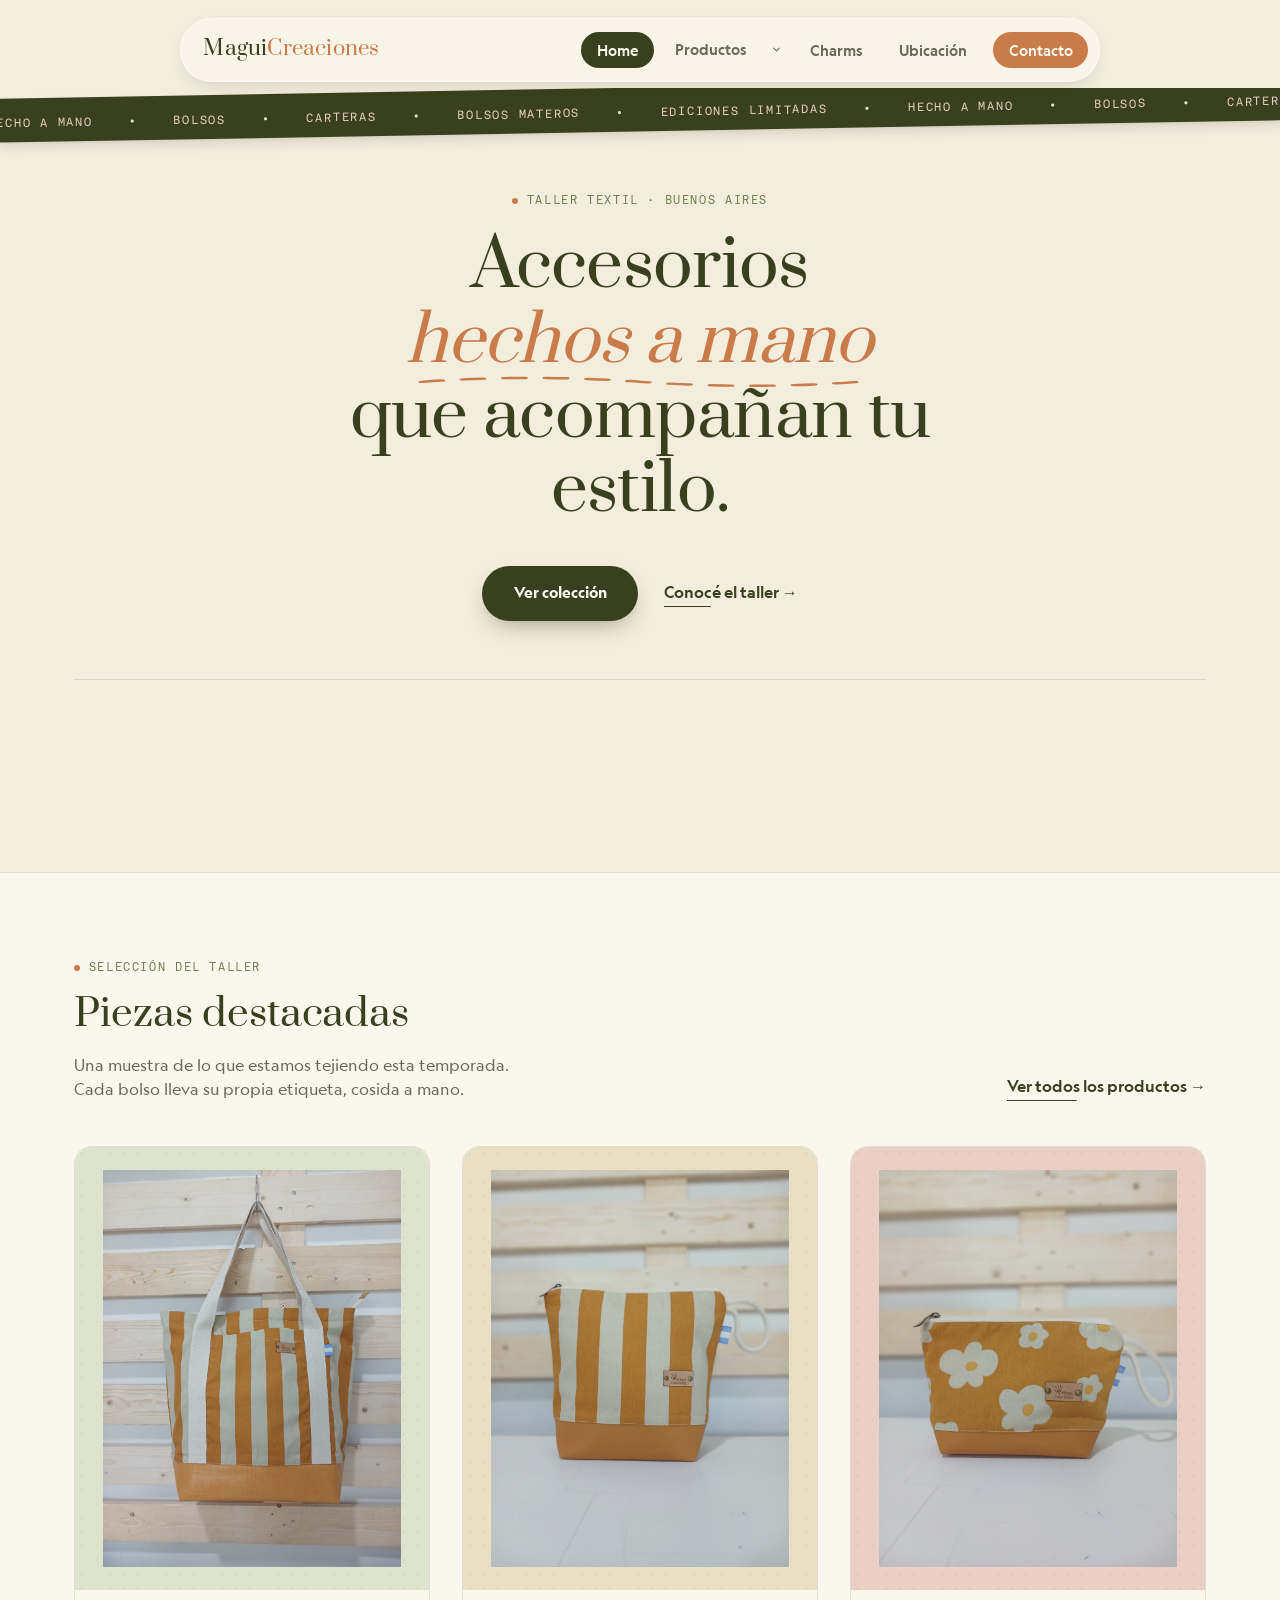
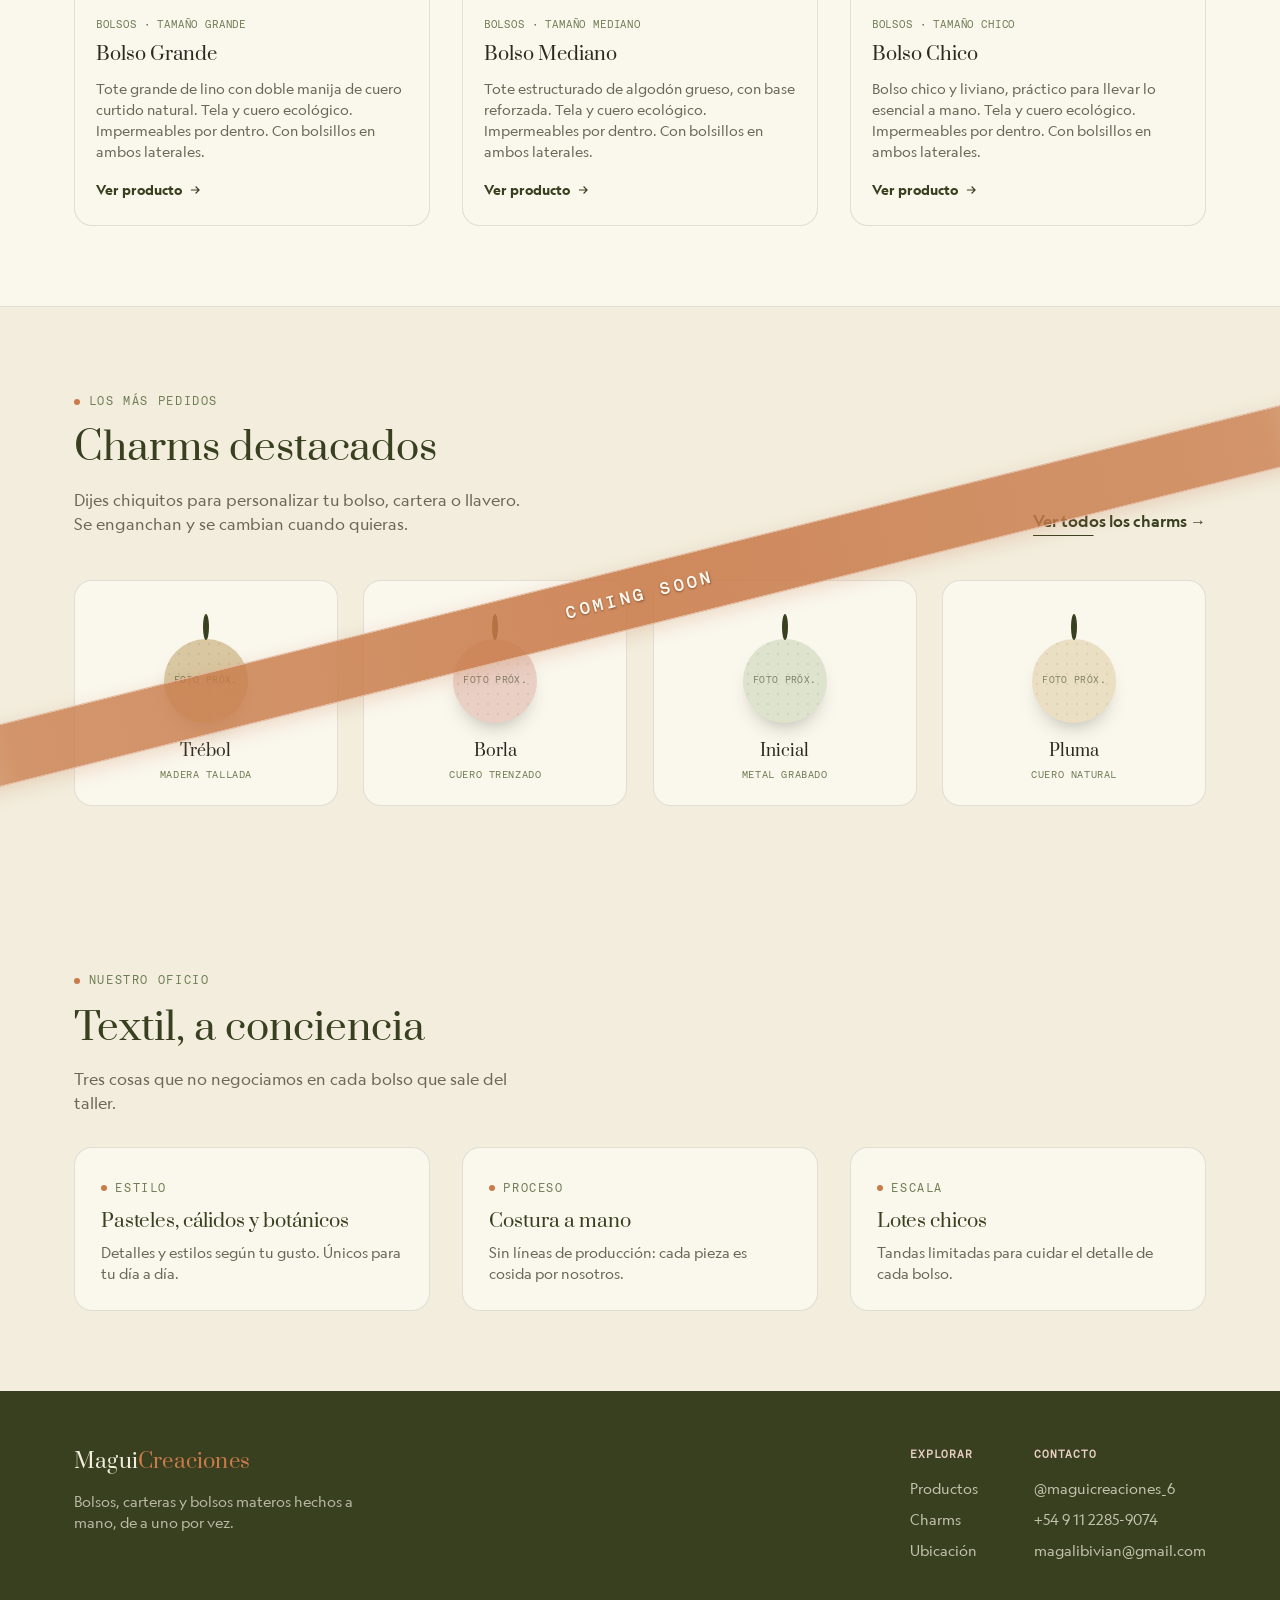
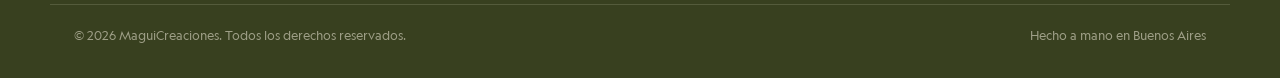
<file: index.html>
<!DOCTYPE html>
<html lang="es">
    <head>
        <meta charset="UTF-8">
        <meta name="viewport" content="width=device-width, initial-scale=1">
        <meta name="color-scheme" content="light only">
        <meta name="supported-color-schemes" content="light">
        <meta name="theme-color" content="#F2EDDD">
        <title>MaguiCreaciones — Bolsos y accesorios hechos a mano</title>
        <meta name="description" content="Bolsos, carteras y bolsos materos artesanales, hechos a mano con materiales naturales.">
                <link rel="icon" href="favicon.ico" sizes="any">
        <link rel="icon" type="image/png" sizes="32x32" href="logo/favicon-32.png">
        <link rel="icon" type="image/png" sizes="16x16" href="logo/favicon-16.png">
        <link rel="apple-touch-icon" href="logo/apple-touch-icon.png">
        <link rel="stylesheet" href="css/style.css">
        <link rel="preconnect" href="https://fonts.googleapis.com">
        <link rel="preconnect" href="https://fonts.gstatic.com" crossorigin>
        <link href="https://fonts.googleapis.com/css2?family=Prata&display=swap" rel="stylesheet">
    </head>
    <body>
        <header>
            <nav id="mainNav">
                <div class="nav-container">
                    <a href="index.html" class="logo">Magui<em>Creaciones</em></a>
                    <button class="menu-btn" id="menuBtn" aria-label="Abrir menú" aria-expanded="false">
                        <span></span><span></span><span></span>
                    </button>
                    <ul class="nav-links" id="navLinks">
                        <li><a href="index.html">Home</a></li>
                        <li class="nav-item has-dropdown">
                            <a href="all_products.html">Productos</a>
                            <button class="dropdown-toggle" aria-expanded="false" aria-label="Mostrar categorías de productos">
                                <svg viewBox="0 0 24 24" fill="none" stroke="currentColor" stroke-width="2.4" stroke-linecap="round" stroke-linejoin="round"><path d="M6 9l6 6 6-6"/></svg>
                            </button>
                            <div class="mega-dropdown">
                                <div class="mega-cat">
                                    <button class="mega-cat__toggle" aria-expanded="false">
                                        Para Amantes del Mate
                                        <svg viewBox="0 0 24 24" fill="none" stroke="currentColor" stroke-width="2.4" stroke-linecap="round" stroke-linejoin="round"><path d="M9 6l6 6-6 6"/></svg>
                                    </button>
                                    <div class="mega-subcat">
                                        <a href="all_products.html#set-matero">Set Matero</a>
                                        <a href="all_products.html#matero-yerbera-portamate">Bolso Matero, Yerbera y Portamate</a>
                                    </div>
                                </div>
                                <a class="mega-cat__link" href="all_products.html#bolsos-mochilas-bandoleras">Bolsos, Mochilas y Bandoleras</a>
                                <a class="mega-cat__link" href="all_products.html#cuidado-rostro">Cuidado del Rostro</a>
                            </div>
                        </li>
                        <li><a href="charms.html">Charms</a></li>
                        <li><a href="ubicacion.html">Ubicación</a></li>
                        <li><a href="contact.html" class="nav-cta">Contacto</a></li>
                    </ul>
                </div>
            </nav>
        </header>
        <div class="nav-backdrop" id="navBackdrop" aria-hidden="true"></div>

        <main>
            <!-- ============ HERO (contenido de ejemplo) ============ -->
            <section class="hero">
                <div class="hero-ribbon" aria-hidden="true">
                    <div class="hero-ribbon__track">
                        <span>Hecho a mano</span><span class="dot">•</span>
                        <span>Bolsos</span><span class="dot">•</span>
                        <span>Carteras</span><span class="dot">•</span>
                        <span>Bolsos materos</span><span class="dot">•</span>
                        <span>Ediciones limitadas</span><span class="dot">•</span>
                        <span>Hecho a mano</span><span class="dot">•</span>
                        <span>Bolsos</span><span class="dot">•</span>
                        <span>Carteras</span><span class="dot">•</span>
                        <span>Bolsos materos</span><span class="dot">•</span>
                        <span>Ediciones limitadas</span><span class="dot">•</span>
                    </div>
                </div>

                <div class="container hero-content">
                    <span class="eyebrow">Taller textil · Buenos Aires</span>
                    <h1>Accesorios
                        <span class="stitch-word">hechos a mano
                            <svg viewBox="0 0 140 20" preserveAspectRatio="none" aria-hidden="true">
                                <path d="M2 10 Q 35 2, 70 10 T 138 10" />
                            </svg>
                        </span><br>que acompañan tu estilo.</h1>
                    <div class="hero-actions">
                        <a href="all_products.html" class="btn btn-primary">Ver colección</a>
                        <a href="ubicacion.html" class="link-underline">Conocé el taller →</a>
                    </div>
                </div>

                <div class="container hero-swatches">
                    <div class="swatch-strip">
                        <div class="swatch" style="--sw:#DDE3CC; animation-delay:0.05s;">
                            <span class="swatch__box"></span>
                            <span class="swatch__label">Lino</span>
                        </div>
                        <div class="swatch" style="--sw:#D8C7A1; animation-delay:0.15s;">
                            <span class="swatch__box"></span>
                            <span class="swatch__label">Cuero</span>
                        </div>
                        <div class="swatch" style="--sw:#C9D6B0; animation-delay:0.25s;">
                            <span class="swatch__box"></span>
                            <span class="swatch__label">Yute</span>
                        </div>
                        <div class="swatch" style="--sw:#E9CFC4; animation-delay:0.35s;">
                            <span class="swatch__box"></span>
                            <span class="swatch__label">Algodón</span>
                        </div>
                        <div class="swatch" style="--sw:#EADFC2; animation-delay:0.45s;">
                            <span class="swatch__box"></span>
                            <span class="swatch__label">Yute encerado</span>
                        </div>
                    </div>
                </div>
            </section>

            <!-- ============ PRODUCT CARDS ============ -->
            <section class="section section-alt" id="destacados">
                <div class="container">
                    <div class="section-head">
                        <div>
                            <span class="eyebrow">Selección del taller</span>
                            <h2>Piezas destacadas</h2>
                            <p>Una muestra de lo que estamos tejiendo esta temporada. Cada bolso lleva su propia etiqueta, cosida a mano.</p>
                        </div>
                        <a href="all_products.html" class="link-underline">Ver todos los productos →</a>
                    </div>

                    <div class="product-grid">
                        <a class="product-card product-card--select" href="#detalle-producto" data-product="grande" aria-haspopup="dialog">
                            <div class="product-card__media product-card__media--photo" data-label="" style="--product-tint:#DDE3CC;"><img class="product-card__photo" src="imagen/bolsos/bolso_grande_naranja.jpeg" alt="Bolso Grande en color naranja, patrón de rayas" loading="lazy"></div>
                            <div class="product-card__body">
                                <span class="product-card__cat">Bolsos · Tamaño grande</span>
                                <h3>Bolso Grande</h3>
                                <p>Tote grande de lino con doble manija de cuero curtido natural. Tela y cuero ecológico. Impermeables por dentro. Con bolsillos en ambos laterales.</p>
                                <span class="product-card__link">Ver producto
                                    <svg viewBox="0 0 24 24" fill="none" stroke="currentColor" stroke-width="2"><path d="M5 12h14M13 6l6 6-6 6"/></svg>
                                </span>
                            </div>
                        </a>

                        <a class="product-card product-card--select" href="#detalle-producto" data-product="mediano" aria-haspopup="dialog">
                            <div class="product-card__media product-card__media--photo" data-label="" style="--product-tint:#EADFC2;"><img class="product-card__photo" src="imagen/bolsos/bolso_mediano_naranja_rayas.jpeg" alt="Bolso Mediano en color naranja, patrón de rayas" loading="lazy"></div>
                            <div class="product-card__body">
                                <span class="product-card__cat">Bolsos · Tamaño mediano</span>
                                <h3>Bolso Mediano</h3>
                                <p>Tote estructurado de algodón grueso, con base reforzada. Tela y cuero ecológico. Impermeables por dentro. Con bolsillos en ambos laterales.</p>
                                <span class="product-card__link">Ver producto
                                    <svg viewBox="0 0 24 24" fill="none" stroke="currentColor" stroke-width="2"><path d="M5 12h14M13 6l6 6-6 6"/></svg>
                                </span>
                            </div>
                        </a>

                        <a class="product-card product-card--select" href="#detalle-producto" data-product="chico" aria-haspopup="dialog">
                            <div class="product-card__media product-card__media--photo" data-label="" style="--product-tint:#E9CFC4;"><img class="product-card__photo" src="imagen/bolsos/bolso_chico_naranja_flores.jpeg" alt="Bolso Chico en color naranja, patrón floreado" loading="lazy"></div>
                            <div class="product-card__body">
                                <span class="product-card__cat">Bolsos · Tamaño chico</span>
                                <h3>Bolso Chico</h3>
                                <p>Bolso chico y liviano, práctico para llevar lo esencial a mano. Tela y cuero ecológico. Impermeables por dentro. Con bolsillos en ambos laterales.</p>
                                <span class="product-card__link">Ver producto
                                    <svg viewBox="0 0 24 24" fill="none" stroke="currentColor" stroke-width="2"><path d="M5 12h14M13 6l6 6-6 6"/></svg>
                                </span>
                            </div>
                        </a>
                    </div>
                </div>
            </section>

            <!-- ============ CHARMS (destacados) ============ -->
            <section class="section coming-soon-section" id="charms">
                <div class="container">
                    <div class="section-head">
                        <div>
                            <span class="eyebrow">Los más pedidos</span>
                            <h2>Charms destacados</h2>
                            <p>Dijes chiquitos para personalizar tu bolso, cartera o llavero. Se enganchan y se cambian cuando quieras.</p>
                        </div>
                        <a href="charms.html" class="link-underline">Ver todos los charms →</a>
                    </div>

                    <div class="charm-grid">
                        <article class="charm-card">
                            <span class="charm-card__ring"></span>
                            <div class="charm-card__media" data-label="Foto próx." style="--charm-tint:#D8C7A1;"></div>
                            <h3>Trébol</h3>
                            <span class="charm-card__material">Madera tallada</span>
                            
                        </article>

                        <article class="charm-card">
                            <span class="charm-card__ring"></span>
                            <div class="charm-card__media" data-label="Foto próx." style="--charm-tint:#E9CFC4;"></div>
                            <h3>Borla</h3>
                            <span class="charm-card__material">Cuero trenzado</span>
                            
                        </article>

                        <article class="charm-card">
                            <span class="charm-card__ring"></span>
                            <div class="charm-card__media" data-label="Foto próx." style="--charm-tint:#DDE3CC;"></div>
                            <h3>Inicial</h3>
                            <span class="charm-card__material">Metal grabado</span>
                            
                        </article>

                        <article class="charm-card">
                            <span class="charm-card__ring"></span>
                            <div class="charm-card__media" data-label="Foto próx." style="--charm-tint:#EADFC2;"></div>
                            <h3>Pluma</h3>
                            <span class="charm-card__material">Cuero natural</span>
                            
                        </article>
                    </div>
                </div>
            </section>

            <!-- ============ FRANJA DE VALORES ============ -->
            <section class="section">
                <div class="container">
                    <div class="section-head" style="margin-bottom:2rem;">
                        <div>
                            <span class="eyebrow">Nuestro oficio</span>
                            <h2>Textil, a conciencia</h2>
                            <p>Tres cosas que no negociamos en cada bolso que sale del taller.</p>
                        </div>
                    </div>
                    <div class="product-grid" style="grid-template-columns:repeat(auto-fit,minmax(220px,1fr));">
                        <div class="reveal" style="padding:1.6rem;background:var(--cream-soft);border:1px solid var(--line);border-radius:var(--radius-md);">
                            <span class="eyebrow">Estilo</span>
                            <h3 style="font-family:var(--font-display);font-weight:400;margin:0.6rem 0 0.4rem;color:var(--sage-dark);">Pasteles, cálidos y botánicos</h3>
                            <p style="color:var(--ink-soft);font-size:0.9rem;">Detalles y estilos según tu gusto. Únicos para tu día a día.</p>
                        </div>
                        <div class="reveal" style="padding:1.6rem;background:var(--cream-soft);border:1px solid var(--line);border-radius:var(--radius-md);">
                            <span class="eyebrow">Proceso</span>
                            <h3 style="font-family:var(--font-display);font-weight:400;margin:0.6rem 0 0.4rem;color:var(--sage-dark);">Costura a mano</h3>
                            <p style="color:var(--ink-soft);font-size:0.9rem;">Sin líneas de producción: cada pieza es cosida por nosotros.</p>
                        </div>
                        <div class="reveal" style="padding:1.6rem;background:var(--cream-soft);border:1px solid var(--line);border-radius:var(--radius-md);">
                            <span class="eyebrow">Escala</span>
                            <h3 style="font-family:var(--font-display);font-weight:400;margin:0.6rem 0 0.4rem;color:var(--sage-dark);">Lotes chicos</h3>
                            <p style="color:var(--ink-soft);font-size:0.9rem;">Tandas limitadas para cuidar el detalle de cada bolso.</p>
                        </div>
                    </div>
                </div>
            </section>
        

        <dialog class="product-detail" id="productDetailDialog" aria-labelledby="productDetailTitle">
            <div class="product-detail__panel">
                <button class="product-detail__close" type="button" aria-label="Cerrar detalle del producto">×</button>
                <div class="product-detail__left">
                    <div class="product-detail__visual" data-model="grande" data-color="terracota" data-pattern="rayas" aria-label="Vista ilustrativa del bolso, imagen próximamente">
                        <img class="product-detail__image" alt="" hidden>
                        <div class="bag-illustration" aria-hidden="true">
                            <span class="bag-illustration__handle"></span>
                            <span class="bag-illustration__body"><span class="bag-illustration__pocket"></span></span>
                        </div>
                        <span class="product-detail__visual-note">Vista de color y patrón · imagen próximamente</span>
                    </div>
                    <div class="product-detail__patterns">
                        <span class="product-detail__label">Elegí un patrón</span>
                        <div class="product-pattern-list">
                            <button class="product-pattern is-selected" type="button" data-pattern="rayas" aria-pressed="true">
                                <span class="product-pattern__sample product-pattern__sample--stripes" aria-hidden="true"></span>
                                <span>Rayas</span>
                            </button>
                            <button class="product-pattern" type="button" data-pattern="floreado" aria-pressed="false">
                                <span class="product-pattern__sample product-pattern__sample--floral" aria-hidden="true"></span>
                                <span>Floreado</span>
                            </button>
                        </div>
                    </div>
                </div>
                <div class="product-detail__content">
                    <div class="product-detail__heading">
                        <div>
                            <span class="eyebrow">Bolsos, Mochilas y Bandoleras</span>
                            <h2 id="productDetailTitle">Bolso Grande</h2>
                        </div>
                    </div>
                    <p class="product-detail__description" id="productDetailDescription">Amplio y cómodo, con espacio para acompañarte durante todo el día.</p>
                    <div class="product-detail__colors">
                        <span class="product-detail__label">Elegí un color</span>
                        <button class="product-color is-selected" type="button" data-color="terracota" aria-pressed="true">
                            <span class="product-color__swatch product-color__swatch--terracota" aria-hidden="true"></span>
                            <span>Terracota</span>
                        </button>
                        <button class="product-color" type="button" data-color="verde-herbal" aria-pressed="false">
                            <span class="product-color__swatch product-color__swatch--herbal" aria-hidden="true"></span>
                            <span>Verde Herbal</span>
                        </button>
                        <button class="product-color" type="button" data-color="rosa" aria-pressed="false">
                            <span class="product-color__swatch product-color__swatch--rosa" aria-hidden="true"></span>
                            <span>Rosa</span>
                        </button>
                        <button class="product-color" type="button" data-color="marino" aria-pressed="false">
                            <span class="product-color__swatch product-color__swatch--marino" aria-hidden="true"></span>
                            <span>Marino</span>
                        </button>
                        <button class="product-color" type="button" data-color="cielo-tierra" aria-pressed="false">
                            <span class="product-color__swatch product-color__swatch--cielo-tierra" aria-hidden="true"></span>
                            <span>Cielo y Tierra</span>
                        </button>
                    </div>
                    <a class="product-detail__contact" href="contact.html">Consultar este producto
                        <svg viewBox="0 0 24 24" fill="none" stroke="currentColor" stroke-width="2"><path d="M5 12h14M13 6l6 6-6 6"/></svg>
                    </a>
                </div>
            </div>
        </dialog>
        </main>

        <footer>
            <div class="container footer-inner">
                <div class="footer-brand">
                    <a href="index.html" class="logo">Magui<em>Creaciones</em></a>
                    <p>Bolsos, carteras y bolsos materos hechos a mano, de a uno por vez.</p>
                </div>
                <div class="footer-links">
                    <div class="footer-col">
                        <h4>Explorar</h4>
                        <a href="all_products.html">Productos</a>
                        <a href="charms.html">Charms</a>
                        <a href="ubicacion.html">Ubicación</a>
                    </div>
                    <div class="footer-col">
                        <h4>Contacto</h4>
                        <a href="https://www.instagram.com/maguicreaciones_6" target="_blank" rel="noopener noreferrer">@maguicreaciones_6</a>
                        <a href="https://wa.me/5491122859074" target="_blank" rel="noopener noreferrer">+54 9 11 2285-9074</a>
                        <a href="mailto:magalibivian@gmail.com" target="_blank" rel="noopener noreferrer">magalibivian@gmail.com</a>
                    </div>
                </div>
            </div>
            <div class="container footer-bottom">
                <span>© 2026 MaguiCreaciones. Todos los derechos reservados.</span>
                <span>Hecho a mano en Buenos Aires</span>
            </div>
        </footer>

        <script src="script.js"></script>
    </body>
</html>
</file>
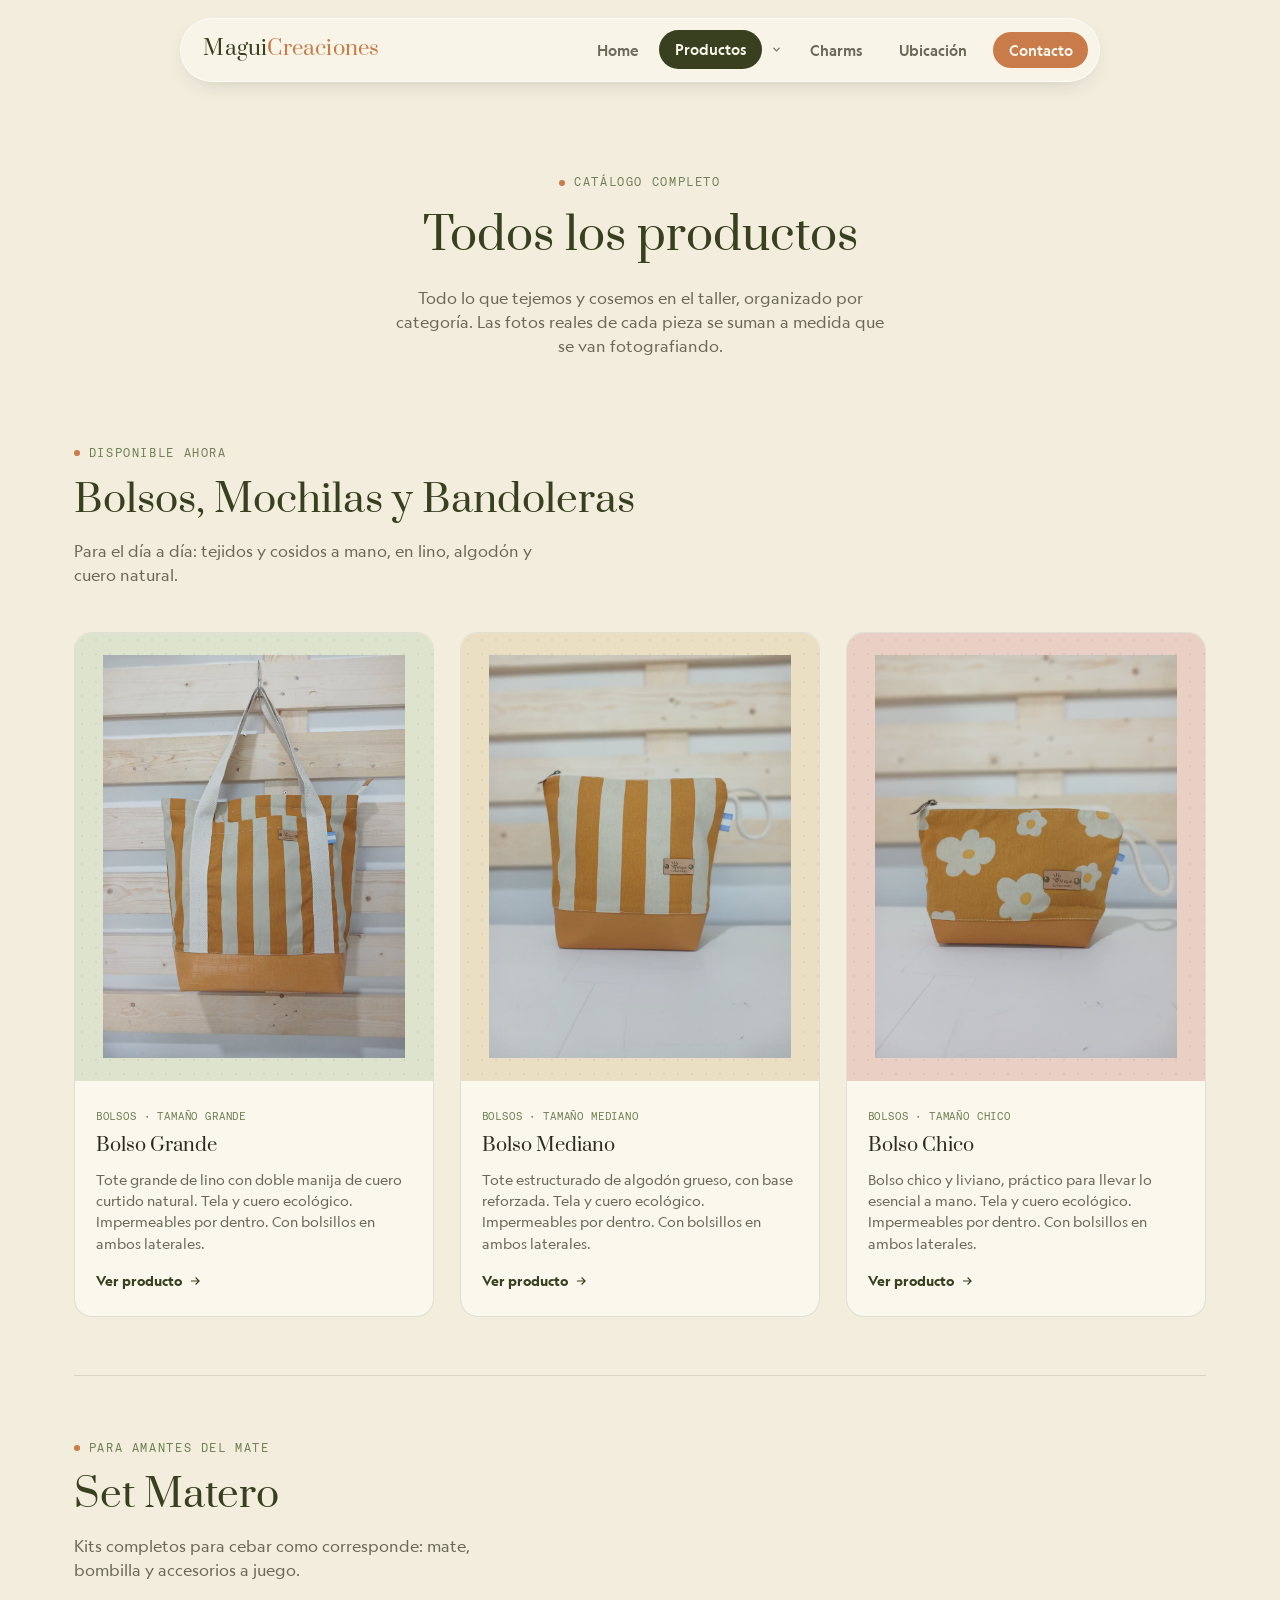
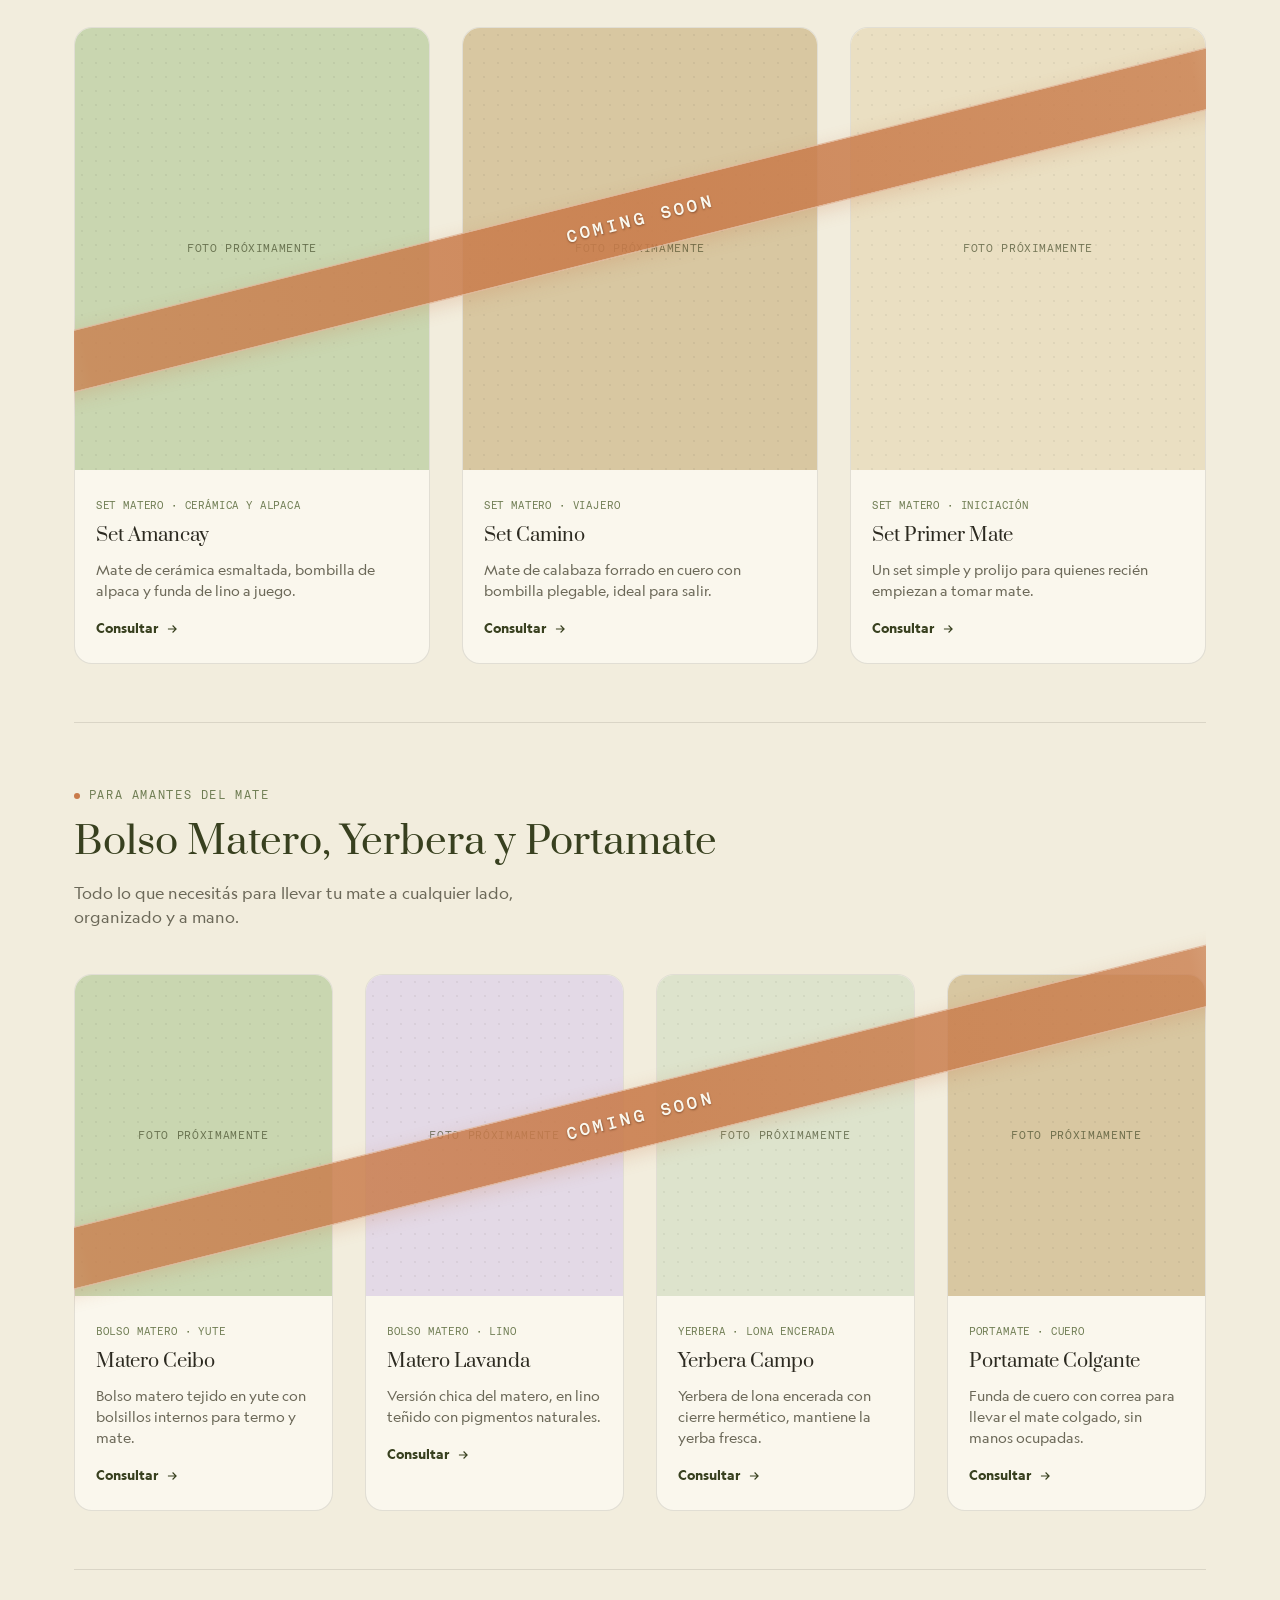
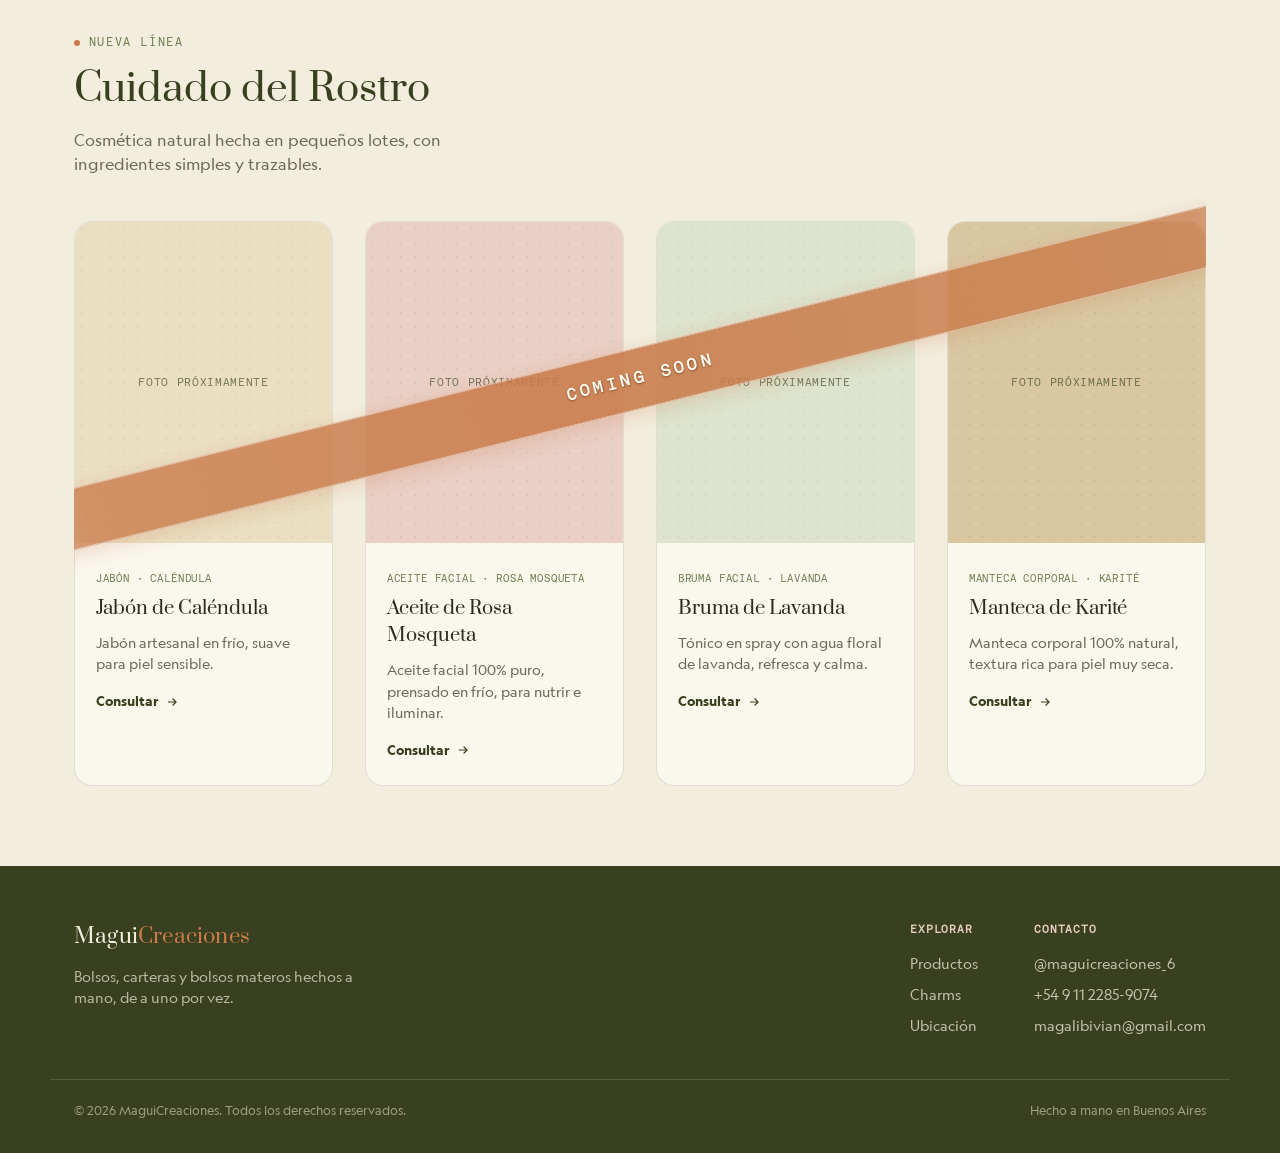
<file: all_products.html>
<!DOCTYPE html>
<html lang="es">
    <head>
        <meta charset="UTF-8">
        <meta name="viewport" content="width=device-width, initial-scale=1">
        <meta name="color-scheme" content="light only">
        <meta name="supported-color-schemes" content="light">
        <meta name="theme-color" content="#F2EDDD">
        <title>Productos — MaguiCreaciones</title>
                <link rel="icon" href="favicon.ico" sizes="any">
        <link rel="icon" type="image/png" sizes="32x32" href="logo/favicon-32.png">
        <link rel="icon" type="image/png" sizes="16x16" href="logo/favicon-16.png">
        <link rel="apple-touch-icon" href="logo/apple-touch-icon.png">
        <link rel="stylesheet" href="css/style.css">
        <link rel="preconnect" href="https://fonts.googleapis.com">
        <link rel="preconnect" href="https://fonts.gstatic.com" crossorigin>
        <link href="https://fonts.googleapis.com/css2?family=Prata&display=swap" rel="stylesheet">
    </head>
    <body>
        <header>
            <nav id="mainNav">
                <div class="nav-container">
                    <a href="index.html" class="logo">Magui<em>Creaciones</em></a>
                    <button class="menu-btn" id="menuBtn" aria-label="Abrir menú" aria-expanded="false">
                        <span></span><span></span><span></span>
                    </button>
                    <ul class="nav-links" id="navLinks">
                        <li><a href="index.html">Home</a></li>
                        <li class="nav-item has-dropdown">
                            <a href="all_products.html">Productos</a>
                            <button class="dropdown-toggle" aria-expanded="false" aria-label="Mostrar categorías de productos">
                                <svg viewBox="0 0 24 24" fill="none" stroke="currentColor" stroke-width="2.4" stroke-linecap="round" stroke-linejoin="round"><path d="M6 9l6 6 6-6"/></svg>
                            </button>
                            <div class="mega-dropdown">
                                <div class="mega-cat">
                                    <button class="mega-cat__toggle" aria-expanded="false">
                                        Para Amantes del Mate
                                        <svg viewBox="0 0 24 24" fill="none" stroke="currentColor" stroke-width="2.4" stroke-linecap="round" stroke-linejoin="round"><path d="M9 6l6 6-6 6"/></svg>
                                    </button>
                                    <div class="mega-subcat">
                                        <a href="all_products.html#set-matero">Set Matero</a>
                                        <a href="all_products.html#matero-yerbera-portamate">Bolso Matero, Yerbera y Portamate</a>
                                    </div>
                                </div>
                                <a class="mega-cat__link" href="all_products.html#bolsos-mochilas-bandoleras">Bolsos, Mochilas y Bandoleras</a>
                                <a class="mega-cat__link" href="all_products.html#cuidado-rostro">Cuidado del Rostro</a>
                            </div>
                        </li>
                        <li><a href="charms.html">Charms</a></li>
                        <li><a href="ubicacion.html">Ubicación</a></li>
                        <li><a href="contact.html" class="nav-cta">Contacto</a></li>
                    </ul>
                </div>
            </nav>
        </header>
        <div class="nav-backdrop" id="navBackdrop" aria-hidden="true"></div>

        <main>
            <section class="page-intro">
                <div class="container">
                    <span class="eyebrow">Catálogo completo</span>
                    <h1>Todos los productos</h1>
                    <p>Todo lo que tejemos y cosemos en el taller, organizado por categoría. Las fotos reales de cada pieza se suman a medida que se van fotografiando.</p>
                </div>
            </section>

            <section class="section" style="padding-top:1rem;">
                <div class="container">

                    <!-- ===== Bolsos, Mochilas y Bandoleras ===== -->
                    <div class="category-section" id="bolsos-mochilas-bandoleras">
                        <div class="section-head">
                            <div>
                                <span class="eyebrow">Disponible ahora</span>
                                <h2>Bolsos, Mochilas y Bandoleras</h2>
                                <p>Para el día a día: tejidos y cosidos a mano, en lino, algodón y cuero natural.</p>
                            </div>
                        </div>
                        <div class="product-grid product-grid--bag-products">
                            <a class="product-card product-card--select" href="#detalle-producto" data-product="grande" aria-haspopup="dialog">
                                <div class="product-card__media product-card__media--photo" data-label="" style="--product-tint:#DDE3CC;"><img class="product-card__photo" src="imagen/bolsos/bolso_grande_naranja.jpeg" alt="Bolso Grande en color naranja, patrón de rayas" loading="lazy"></div>
                                <div class="product-card__body">
                                    <span class="product-card__cat">Bolsos · Tamaño grande</span>
                                    <h3>Bolso Grande</h3>
                                    <p>Tote grande de lino con doble manija de cuero curtido natural. Tela y cuero ecológico. Impermeables por dentro. Con bolsillos en ambos laterales.</p>
                                    <span class="product-card__link">Ver producto
                                        <svg viewBox="0 0 24 24" fill="none" stroke="currentColor" stroke-width="2"><path d="M5 12h14M13 6l6 6-6 6"/></svg>
                                    </span>
                                </div>
                            </a>

                            <a class="product-card product-card--select" href="#detalle-producto" data-product="mediano" aria-haspopup="dialog">
                                <div class="product-card__media product-card__media--photo" data-label="" style="--product-tint:#EADFC2;"><img class="product-card__photo" src="imagen/bolsos/bolso_mediano_naranja_rayas.jpeg" alt="Bolso Mediano en color naranja, patrón de rayas" loading="lazy"></div>
                                <div class="product-card__body">
                                    <span class="product-card__cat">Bolsos · Tamaño mediano</span>
                                    <h3>Bolso Mediano</h3>
                                    <p>Tote estructurado de algodón grueso, con base reforzada. Tela y cuero ecológico. Impermeables por dentro. Con bolsillos en ambos laterales.</p>
                                    <span class="product-card__link">Ver producto
                                        <svg viewBox="0 0 24 24" fill="none" stroke="currentColor" stroke-width="2"><path d="M5 12h14M13 6l6 6-6 6"/></svg>
                                    </span>
                                </div>
                            </a>

                            <a class="product-card product-card--select" href="#detalle-producto" data-product="chico" aria-haspopup="dialog">
                                <div class="product-card__media product-card__media--photo" data-label="" style="--product-tint:#E9CFC4;"><img class="product-card__photo" src="imagen/bolsos/bolso_chico_naranja_flores.jpeg" alt="Bolso Chico en color naranja, patrón floreado" loading="lazy"></div>
                                <div class="product-card__body">
                                    <span class="product-card__cat">Bolsos · Tamaño chico</span>
                                    <h3>Bolso Chico</h3>
                                    <p>Bolso chico y liviano, práctico para llevar lo esencial a mano. Tela y cuero ecológico. Impermeables por dentro. Con bolsillos en ambos laterales.</p>
                                    <span class="product-card__link">Ver producto
                                        <svg viewBox="0 0 24 24" fill="none" stroke="currentColor" stroke-width="2"><path d="M5 12h14M13 6l6 6-6 6"/></svg>
                                    </span>
                                </div>
                            </a>
                        </div>
                    </div>

                    <!-- ===== Set Matero ===== -->
                    <div class="category-section coming-soon-section" id="set-matero">
                        <div class="section-head">
                            <div>
                                <span class="eyebrow">Para amantes del mate</span>
                                <h2>Set Matero</h2>
                                <p>Kits completos para cebar como corresponde: mate, bombilla y accesorios a juego.</p>
                            </div>
                        </div>
                        <div class="product-grid">
                            <article class="product-card">
                                <div class="product-card__media" data-label="Foto próximamente" style="--product-tint:#C9D6B0;">
                                    
                                </div>
                                <div class="product-card__body">
                                    <span class="product-card__cat">Set matero · Cerámica y alpaca</span>
                                    <h3>Set Amancay</h3>
                                    <p>Mate de cerámica esmaltada, bombilla de alpaca y funda de lino a juego.</p>
                                    <a href="contact.html" class="product-card__link">Consultar
                                        <svg viewBox="0 0 24 24" fill="none" stroke="currentColor" stroke-width="2"><path d="M5 12h14M13 6l6 6-6 6"/></svg>
                                    </a>
                                </div>
                            </article>

                            <article class="product-card">
                                <div class="product-card__media" data-label="Foto próximamente" style="--product-tint:#D8C7A1;">
                                    
                                </div>
                                <div class="product-card__body">
                                    <span class="product-card__cat">Set matero · Viajero</span>
                                    <h3>Set Camino</h3>
                                    <p>Mate de calabaza forrado en cuero con bombilla plegable, ideal para salir.</p>
                                    <a href="contact.html" class="product-card__link">Consultar
                                        <svg viewBox="0 0 24 24" fill="none" stroke="currentColor" stroke-width="2"><path d="M5 12h14M13 6l6 6-6 6"/></svg>
                                    </a>
                                </div>
                            </article>

                            <article class="product-card">
                                <div class="product-card__media" data-label="Foto próximamente" style="--product-tint:#EADFC2;">
                                    
                                </div>
                                <div class="product-card__body">
                                    <span class="product-card__cat">Set matero · Iniciación</span>
                                    <h3>Set Primer Mate</h3>
                                    <p>Un set simple y prolijo para quienes recién empiezan a tomar mate.</p>
                                    <a href="contact.html" class="product-card__link">Consultar
                                        <svg viewBox="0 0 24 24" fill="none" stroke="currentColor" stroke-width="2"><path d="M5 12h14M13 6l6 6-6 6"/></svg>
                                    </a>
                                </div>
                            </article>
                        </div>
                    </div>

                    <!-- ===== Bolso Matero, Yerbera y Portamate ===== -->
                    <div class="category-section coming-soon-section" id="matero-yerbera-portamate">
                        <div class="section-head">
                            <div>
                                <span class="eyebrow">Para amantes del mate</span>
                                <h2>Bolso Matero, Yerbera y Portamate</h2>
                                <p>Todo lo que necesitás para llevar tu mate a cualquier lado, organizado y a mano.</p>
                            </div>
                        </div>
                        <div class="product-grid">
                            <article class="product-card">
                                <div class="product-card__media" data-label="Foto próximamente" style="--product-tint:#C9D6B0;">
                                    
                                </div>
                                <div class="product-card__body">
                                    <span class="product-card__cat">Bolso matero · Yute</span>
                                    <h3>Matero Ceibo</h3>
                                    <p>Bolso matero tejido en yute con bolsillos internos para termo y mate.</p>
                                    <a href="contact.html" class="product-card__link">Consultar
                                        <svg viewBox="0 0 24 24" fill="none" stroke="currentColor" stroke-width="2"><path d="M5 12h14M13 6l6 6-6 6"/></svg>
                                    </a>
                                </div>
                            </article>

                            <article class="product-card">
                                <div class="product-card__media" data-label="Foto próximamente" style="--product-tint:#E3D9E6;">
                                    
                                </div>
                                <div class="product-card__body">
                                    <span class="product-card__cat">Bolso matero · Lino</span>
                                    <h3>Matero Lavanda</h3>
                                    <p>Versión chica del matero, en lino teñido con pigmentos naturales.</p>
                                    <a href="contact.html" class="product-card__link">Consultar
                                        <svg viewBox="0 0 24 24" fill="none" stroke="currentColor" stroke-width="2"><path d="M5 12h14M13 6l6 6-6 6"/></svg>
                                    </a>
                                </div>
                            </article>

                            <article class="product-card">
                                <div class="product-card__media" data-label="Foto próximamente" style="--product-tint:#DDE3CC;">
                                    
                                </div>
                                <div class="product-card__body">
                                    <span class="product-card__cat">Yerbera · Lona encerada</span>
                                    <h3>Yerbera Campo</h3>
                                    <p>Yerbera de lona encerada con cierre hermético, mantiene la yerba fresca.</p>
                                    <a href="contact.html" class="product-card__link">Consultar
                                        <svg viewBox="0 0 24 24" fill="none" stroke="currentColor" stroke-width="2"><path d="M5 12h14M13 6l6 6-6 6"/></svg>
                                    </a>
                                </div>
                            </article>

                            <article class="product-card">
                                <div class="product-card__media" data-label="Foto próximamente" style="--product-tint:#D8C7A1;">
                                    
                                </div>
                                <div class="product-card__body">
                                    <span class="product-card__cat">Portamate · Cuero</span>
                                    <h3>Portamate Colgante</h3>
                                    <p>Funda de cuero con correa para llevar el mate colgado, sin manos ocupadas.</p>
                                    <a href="contact.html" class="product-card__link">Consultar
                                        <svg viewBox="0 0 24 24" fill="none" stroke="currentColor" stroke-width="2"><path d="M5 12h14M13 6l6 6-6 6"/></svg>
                                    </a>
                                </div>
                            </article>
                        </div>
                    </div>

                    <!-- ===== Cuidado del Rostro ===== -->
                    <div class="category-section coming-soon-section" id="cuidado-rostro">
                        <div class="section-head">
                            <div>
                                <span class="eyebrow">Nueva línea</span>
                                <h2>Cuidado del Rostro</h2>
                                <p>Cosmética natural hecha en pequeños lotes, con ingredientes simples y trazables.</p>
                            </div>
                        </div>
                        <div class="product-grid">
                            <article class="product-card">
                                <div class="product-card__media" data-label="Foto próximamente" style="--product-tint:#EADFC2;">
                                    
                                </div>
                                <div class="product-card__body">
                                    <span class="product-card__cat">Jabón · Caléndula</span>
                                    <h3>Jabón de Caléndula</h3>
                                    <p>Jabón artesanal en frío, suave para piel sensible.</p>
                                    <a href="contact.html" class="product-card__link">Consultar
                                        <svg viewBox="0 0 24 24" fill="none" stroke="currentColor" stroke-width="2"><path d="M5 12h14M13 6l6 6-6 6"/></svg>
                                    </a>
                                </div>
                            </article>

                            <article class="product-card">
                                <div class="product-card__media" data-label="Foto próximamente" style="--product-tint:#E9CFC4;">
                                    
                                </div>
                                <div class="product-card__body">
                                    <span class="product-card__cat">Aceite facial · Rosa mosqueta</span>
                                    <h3>Aceite de Rosa Mosqueta</h3>
                                    <p>Aceite facial 100% puro, prensado en frío, para nutrir e iluminar.</p>
                                    <a href="contact.html" class="product-card__link">Consultar
                                        <svg viewBox="0 0 24 24" fill="none" stroke="currentColor" stroke-width="2"><path d="M5 12h14M13 6l6 6-6 6"/></svg>
                                    </a>
                                </div>
                            </article>

                            <article class="product-card">
                                <div class="product-card__media" data-label="Foto próximamente" style="--product-tint:#DDE3CC;">
                                    
                                </div>
                                <div class="product-card__body">
                                    <span class="product-card__cat">Bruma facial · Lavanda</span>
                                    <h3>Bruma de Lavanda</h3>
                                    <p>Tónico en spray con agua floral de lavanda, refresca y calma.</p>
                                    <a href="contact.html" class="product-card__link">Consultar
                                        <svg viewBox="0 0 24 24" fill="none" stroke="currentColor" stroke-width="2"><path d="M5 12h14M13 6l6 6-6 6"/></svg>
                                    </a>
                                </div>
                            </article>

                            <article class="product-card">
                                <div class="product-card__media" data-label="Foto próximamente" style="--product-tint:#D8C7A1;">
                                    
                                </div>
                                <div class="product-card__body">
                                    <span class="product-card__cat">Manteca corporal · Karité</span>
                                    <h3>Manteca de Karité</h3>
                                    <p>Manteca corporal 100% natural, textura rica para piel muy seca.</p>
                                    <a href="contact.html" class="product-card__link">Consultar
                                        <svg viewBox="0 0 24 24" fill="none" stroke="currentColor" stroke-width="2"><path d="M5 12h14M13 6l6 6-6 6"/></svg>
                                    </a>
                                </div>
                            </article>
                        </div>
                    </div>

                </div>
            </section>
        </main>

        <dialog class="product-detail" id="productDetailDialog" aria-labelledby="productDetailTitle">
            <div class="product-detail__panel">
                <button class="product-detail__close" type="button" aria-label="Cerrar detalle del producto">×</button>
                <div class="product-detail__left">
                    <div class="product-detail__visual" data-model="grande" data-color="terracota" data-pattern="rayas" aria-label="Vista ilustrativa del bolso, imagen próximamente">
                        <img class="product-detail__image" alt="" hidden>
                        <div class="bag-illustration" aria-hidden="true">
                            <span class="bag-illustration__handle"></span>
                            <span class="bag-illustration__body"><span class="bag-illustration__pocket"></span></span>
                        </div>
                        <span class="product-detail__visual-note">Vista de color y patrón · imagen próximamente</span>
                    </div>
                    <div class="product-detail__patterns">
                        <span class="product-detail__label">Elegí un patrón</span>
                        <div class="product-pattern-list">
                            <button class="product-pattern is-selected" type="button" data-pattern="rayas" aria-pressed="true">
                                <span class="product-pattern__sample product-pattern__sample--stripes" aria-hidden="true"></span>
                                <span>Rayas</span>
                            </button>
                            <button class="product-pattern" type="button" data-pattern="floreado" aria-pressed="false">
                                <span class="product-pattern__sample product-pattern__sample--floral" aria-hidden="true"></span>
                                <span>Floreado</span>
                            </button>
                        </div>
                    </div>
                </div>
                <div class="product-detail__content">
                    <div class="product-detail__heading">
                        <div>
                            <span class="eyebrow">Bolsos, Mochilas y Bandoleras</span>
                            <h2 id="productDetailTitle">Bolso Grande</h2>
                        </div>
                    </div>
                    <p class="product-detail__description" id="productDetailDescription">Amplio y cómodo, con espacio para acompañarte durante todo el día.</p>
                    <div class="product-detail__colors">
                        <span class="product-detail__label">Elegí un color</span>
                        <button class="product-color is-selected" type="button" data-color="terracota" aria-pressed="true">
                            <span class="product-color__swatch product-color__swatch--terracota" aria-hidden="true"></span>
                            <span>Terracota</span>
                        </button>
                        <button class="product-color" type="button" data-color="verde-herbal" aria-pressed="false">
                            <span class="product-color__swatch product-color__swatch--herbal" aria-hidden="true"></span>
                            <span>Verde Herbal</span>
                        </button>
                        <button class="product-color" type="button" data-color="rosa" aria-pressed="false">
                            <span class="product-color__swatch product-color__swatch--rosa" aria-hidden="true"></span>
                            <span>Rosa</span>
                        </button>
                        <button class="product-color" type="button" data-color="marino" aria-pressed="false">
                            <span class="product-color__swatch product-color__swatch--marino" aria-hidden="true"></span>
                            <span>Marino</span>
                        </button>
                        <button class="product-color" type="button" data-color="cielo-tierra" aria-pressed="false">
                            <span class="product-color__swatch product-color__swatch--cielo-tierra" aria-hidden="true"></span>
                            <span>Cielo y Tierra</span>
                        </button>
                    </div>
                    <a class="product-detail__contact" href="contact.html">Consultar este producto
                        <svg viewBox="0 0 24 24" fill="none" stroke="currentColor" stroke-width="2"><path d="M5 12h14M13 6l6 6-6 6"/></svg>
                    </a>
                </div>
            </div>
        </dialog>

        <footer>
            <div class="container footer-inner">
                <div class="footer-brand">
                    <a href="index.html" class="logo">Magui<em>Creaciones</em></a>
                    <p>Bolsos, carteras y bolsos materos hechos a mano, de a uno por vez.</p>
                </div>
                <div class="footer-links">
                    <div class="footer-col">
                        <h4>Explorar</h4>
                        <a href="all_products.html">Productos</a>
                        <a href="charms.html">Charms</a>
                        <a href="ubicacion.html">Ubicación</a>
                    </div>
                    <div class="footer-col">
                        <h4>Contacto</h4>
                        <a href="https://www.instagram.com/maguicreaciones_6" target="_blank" rel="noopener noreferrer">@maguicreaciones_6</a>
                        <a href="https://wa.me/5491122859074" target="_blank" rel="noopener noreferrer">+54 9 11 2285-9074</a>
                        <a href="mailto:magalibivian@gmail.com" target="_blank" rel="noopener noreferrer">magalibivian@gmail.com</a>
                    </div>
                </div>
            </div>
            <div class="container footer-bottom">
                <span>© 2026 MaguiCreaciones. Todos los derechos reservados.</span>
                <span>Hecho a mano en Buenos Aires</span>
            </div>
        </footer>

        <script src="script.js"></script>
    </body>
</html>
</file>
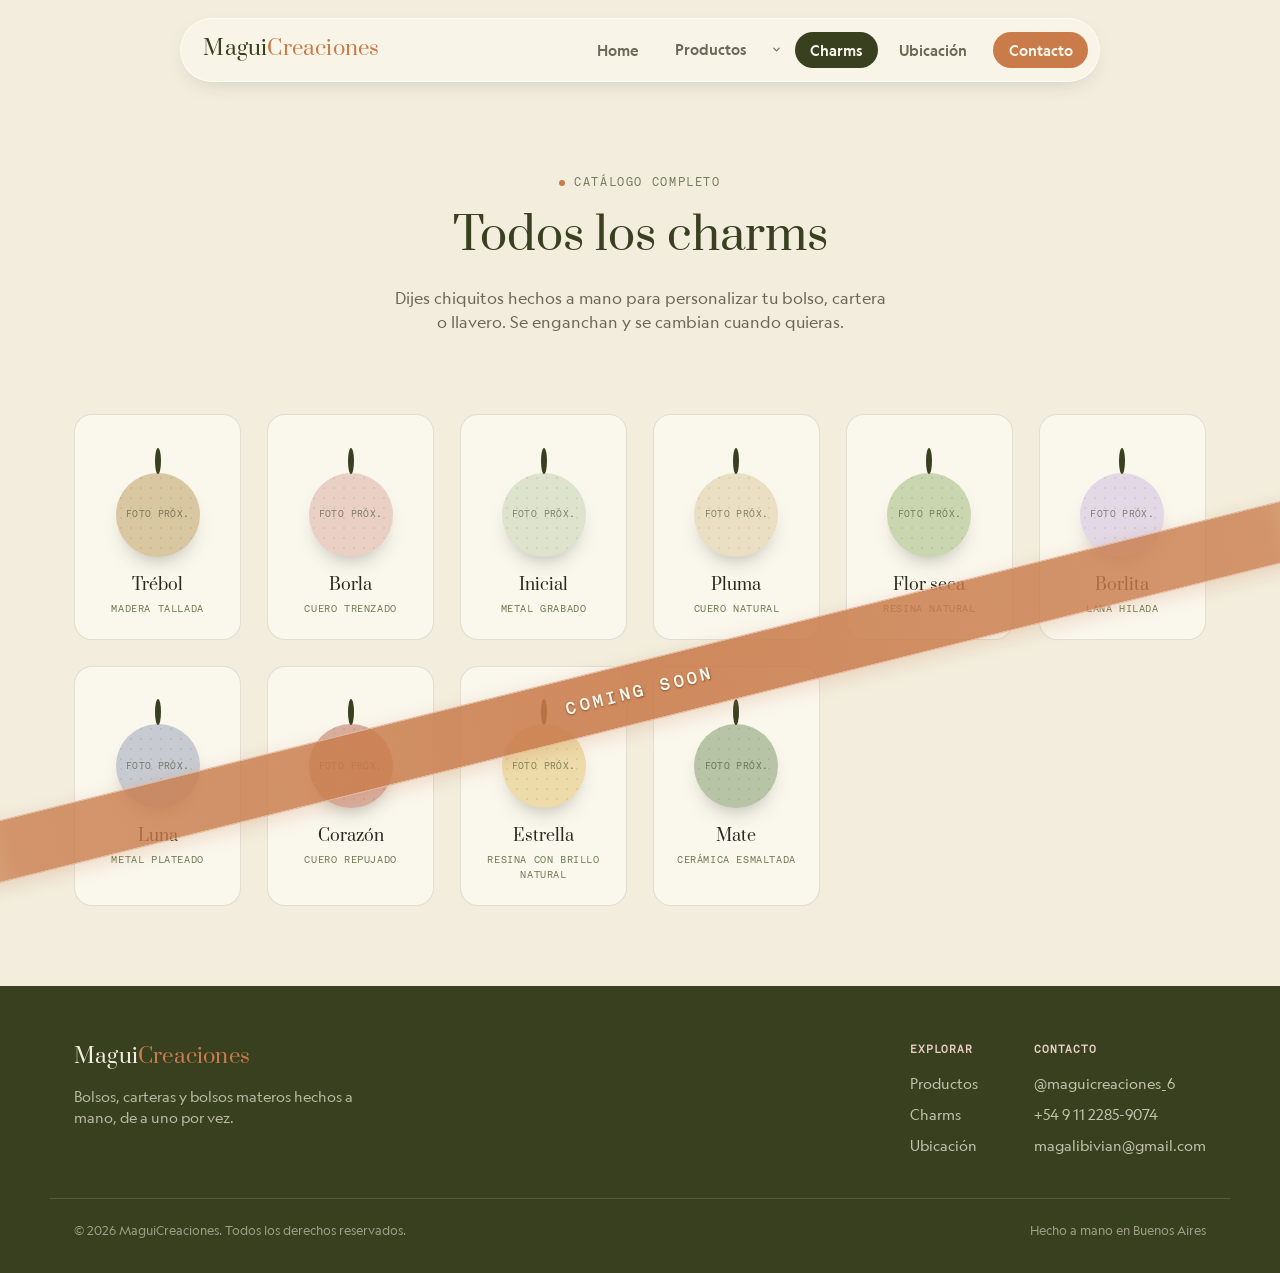
<file: charms.html>
<!DOCTYPE html>
<html lang="es">
    <head>
        <meta charset="UTF-8">
        <meta name="viewport" content="width=device-width, initial-scale=1">
        <meta name="color-scheme" content="light only">
        <meta name="supported-color-schemes" content="light">
        <meta name="theme-color" content="#F2EDDD">
        <title>Charms — MaguiCreaciones</title>
        <meta name="description" content="Charms artesanales para personalizar tu bolso, cartera o llavero: madera, cuero, metal y resina natural.">
        <link rel="icon" href="favicon.ico" sizes="any">
        <link rel="icon" type="image/png" sizes="32x32" href="logo/favicon-32.png">
        <link rel="icon" type="image/png" sizes="16x16" href="logo/favicon-16.png">
        <link rel="apple-touch-icon" href="logo/apple-touch-icon.png">
        <link rel="stylesheet" href="css/style.css">
        <link rel="preconnect" href="https://fonts.googleapis.com">
        <link rel="preconnect" href="https://fonts.gstatic.com" crossorigin>
        <link href="https://fonts.googleapis.com/css2?family=Prata&display=swap" rel="stylesheet">
    </head>
    <body>
        <header>
            <nav id="mainNav">
                <div class="nav-container">
                    <a href="index.html" class="logo">Magui<em>Creaciones</em></a>
                    <button class="menu-btn" id="menuBtn" aria-label="Abrir menú" aria-expanded="false">
                        <span></span><span></span><span></span>
                    </button>
                    <ul class="nav-links" id="navLinks">
                        <li><a href="index.html">Home</a></li>
                        <li class="nav-item has-dropdown">
                            <a href="all_products.html">Productos</a>
                            <button class="dropdown-toggle" aria-expanded="false" aria-label="Mostrar categorías de productos">
                                <svg viewBox="0 0 24 24" fill="none" stroke="currentColor" stroke-width="2.4" stroke-linecap="round" stroke-linejoin="round"><path d="M6 9l6 6 6-6"/></svg>
                            </button>
                            <div class="mega-dropdown">
                                <div class="mega-cat">
                                    <button class="mega-cat__toggle" aria-expanded="false">
                                        Para Amantes del Mate
                                        <svg viewBox="0 0 24 24" fill="none" stroke="currentColor" stroke-width="2.4" stroke-linecap="round" stroke-linejoin="round"><path d="M9 6l6 6-6 6"/></svg>
                                    </button>
                                    <div class="mega-subcat">
                                        <a href="all_products.html#set-matero">Set Matero</a>
                                        <a href="all_products.html#matero-yerbera-portamate">Bolso Matero, Yerbera y Portamate</a>
                                    </div>
                                </div>
                                <a class="mega-cat__link" href="all_products.html#bolsos-mochilas-bandoleras">Bolsos, Mochilas y Bandoleras</a>
                                <a class="mega-cat__link" href="all_products.html#cuidado-rostro">Cuidado del Rostro</a>
                            </div>
                        </li>
                        <li><a href="charms.html">Charms</a></li>
                        <li><a href="ubicacion.html">Ubicación</a></li>
                        <li><a href="contact.html" class="nav-cta">Contacto</a></li>
                    </ul>
                </div>
            </nav>
        </header>
        <div class="nav-backdrop" id="navBackdrop" aria-hidden="true"></div>

        <main>
            <section class="page-intro">
                <div class="container">
                    <span class="eyebrow">Catálogo completo</span>
                    <h1>Todos los charms</h1>
                    <p>Dijes chiquitos hechos a mano para personalizar tu bolso, cartera o llavero. Se enganchan y se cambian cuando quieras.</p>
                </div>
            </section>

            <section class="section coming-soon-section" style="padding-top:1rem;">
                <div class="container">
                    <div class="charm-grid">

                        <article class="charm-card">
                            <span class="charm-card__ring"></span>
                            <div class="charm-card__media" data-label="Foto próx." style="--charm-tint:#D8C7A1;"></div>
                            <h3>Trébol</h3>
                            <span class="charm-card__material">Madera tallada</span>
                            
                        </article>

                        <article class="charm-card">
                            <span class="charm-card__ring"></span>
                            <div class="charm-card__media" data-label="Foto próx." style="--charm-tint:#E9CFC4;"></div>
                            <h3>Borla</h3>
                            <span class="charm-card__material">Cuero trenzado</span>
                            
                        </article>

                        <article class="charm-card">
                            <span class="charm-card__ring"></span>
                            <div class="charm-card__media" data-label="Foto próx." style="--charm-tint:#DDE3CC;"></div>
                            <h3>Inicial</h3>
                            <span class="charm-card__material">Metal grabado</span>
                            
                        </article>

                        <article class="charm-card">
                            <span class="charm-card__ring"></span>
                            <div class="charm-card__media" data-label="Foto próx." style="--charm-tint:#EADFC2;"></div>
                            <h3>Pluma</h3>
                            <span class="charm-card__material">Cuero natural</span>
                            
                        </article>

                        <article class="charm-card">
                            <span class="charm-card__ring"></span>
                            <div class="charm-card__media" data-label="Foto próx." style="--charm-tint:#C9D6B0;"></div>
                            <h3>Flor seca</h3>
                            <span class="charm-card__material">Resina natural</span>
                            
                        </article>

                        <article class="charm-card">
                            <span class="charm-card__ring"></span>
                            <div class="charm-card__media" data-label="Foto próx." style="--charm-tint:#E3D9E6;"></div>
                            <h3>Borlita</h3>
                            <span class="charm-card__material">Lana hilada</span>
                            
                        </article>

                        <article class="charm-card">
                            <span class="charm-card__ring"></span>
                            <div class="charm-card__media" data-label="Foto próx." style="--charm-tint:#C7CBD1;"></div>
                            <h3>Luna</h3>
                            <span class="charm-card__material">Metal plateado</span>
                            
                        </article>

                        <article class="charm-card">
                            <span class="charm-card__ring"></span>
                            <div class="charm-card__media" data-label="Foto próx." style="--charm-tint:#D9AFA0;"></div>
                            <h3>Corazón</h3>
                            <span class="charm-card__material">Cuero repujado</span>
                            
                        </article>

                        <article class="charm-card">
                            <span class="charm-card__ring"></span>
                            <div class="charm-card__media" data-label="Foto próx." style="--charm-tint:#EDDCA9;"></div>
                            <h3>Estrella</h3>
                            <span class="charm-card__material">Resina con brillo natural</span>
                            
                        </article>

                        <article class="charm-card">
                            <span class="charm-card__ring"></span>
                            <div class="charm-card__media" data-label="Foto próx." style="--charm-tint:#B8C4A6;"></div>
                            <h3>Mate</h3>
                            <span class="charm-card__material">Cerámica esmaltada</span>
                            
                        </article>

                    </div>
                </div>
            </section>
        </main>

        <footer>
            <div class="container footer-inner">
                <div class="footer-brand">
                    <a href="index.html" class="logo">Magui<em>Creaciones</em></a>
                    <p>Bolsos, carteras y bolsos materos hechos a mano, de a uno por vez.</p>
                </div>
                <div class="footer-links">
                    <div class="footer-col">
                        <h4>Explorar</h4>
                        <a href="all_products.html">Productos</a>
                        <a href="charms.html">Charms</a>
                        <a href="ubicacion.html">Ubicación</a>
                    </div>
                    <div class="footer-col">
                        <h4>Contacto</h4>
                        <a href="https://www.instagram.com/maguicreaciones_6" target="_blank" rel="noopener noreferrer">@maguicreaciones_6</a>
                        <a href="https://wa.me/5491122859074" target="_blank" rel="noopener noreferrer">+54 9 11 2285-9074</a>
                        <a href="mailto:magalibivian@gmail.com" target="_blank" rel="noopener noreferrer">magalibivian@gmail.com</a>
                    </div>
                </div>
            </div>
            <div class="container footer-bottom">
                <span>© 2026 MaguiCreaciones. Todos los derechos reservados.</span>
                <span>Hecho a mano en Buenos Aires</span>
            </div>
        </footer>

        <script src="script.js"></script>
    </body>
</html>
</file>
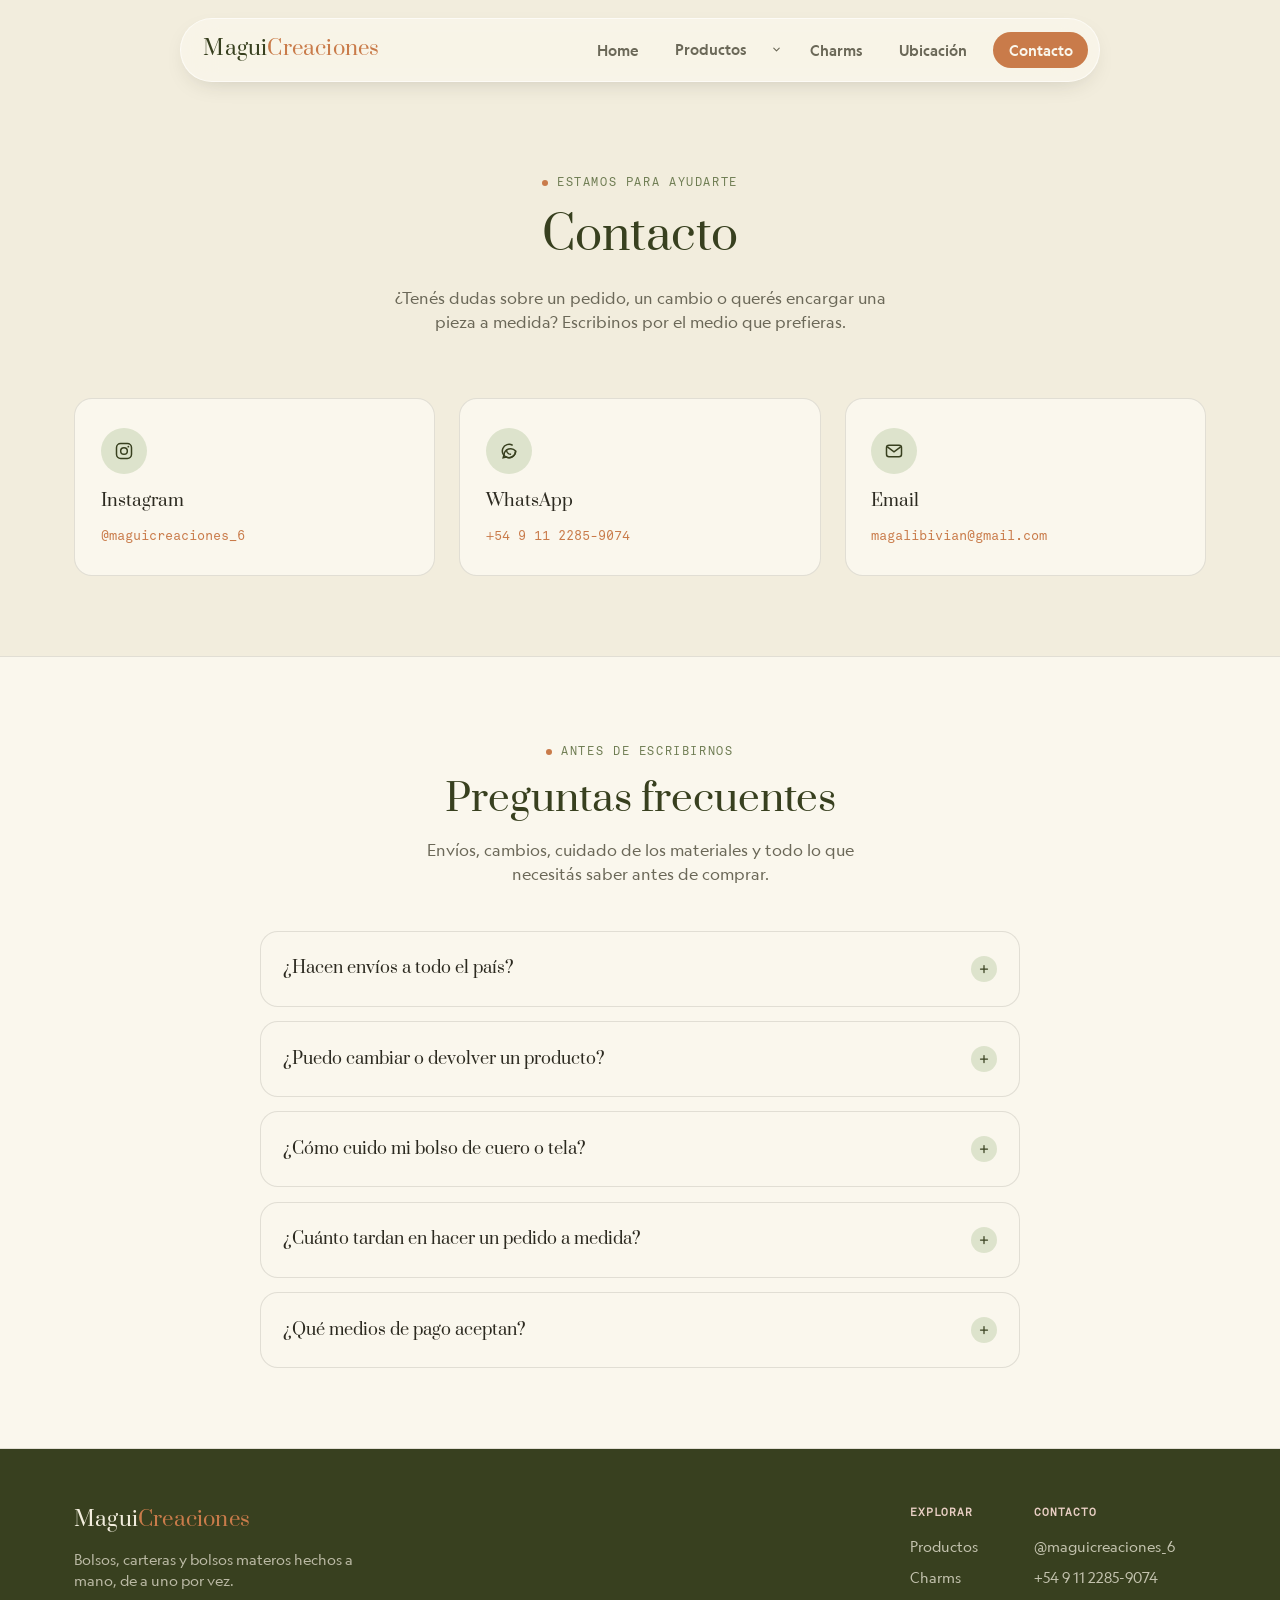
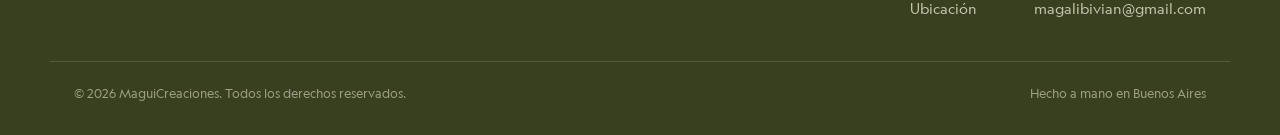
<file: contact.html>
<!DOCTYPE html>
<html lang="es">
    <head>
        <meta charset="UTF-8">
        <meta name="viewport" content="width=device-width, initial-scale=1">
        <meta name="color-scheme" content="light only">
        <meta name="supported-color-schemes" content="light">
        <meta name="theme-color" content="#F2EDDD">
        <title>Contacto — MaguiCreaciones</title>
        <link rel="icon" href="favicon.ico" sizes="any">
        <link rel="icon" type="image/png" sizes="32x32" href="logo/favicon-32.png">
        <link rel="icon" type="image/png" sizes="16x16" href="logo/favicon-16.png">
        <link rel="apple-touch-icon" href="logo/apple-touch-icon.png">
        <link rel="stylesheet" href="css/style.css">
        <link rel="preconnect" href="https://fonts.googleapis.com">
        <link rel="preconnect" href="https://fonts.gstatic.com" crossorigin>
        <link href="https://fonts.googleapis.com/css2?family=Prata&display=swap" rel="stylesheet">
    </head>
    <body>
        <header>
            <nav id="mainNav">
                <div class="nav-container">
                    <a href="index.html" class="logo">Magui<em>Creaciones</em></a>
                    <button class="menu-btn" id="menuBtn" aria-label="Abrir menú" aria-expanded="false">
                        <span></span><span></span><span></span>
                    </button>
                    <ul class="nav-links" id="navLinks">
                        <li><a href="index.html">Home</a></li>
                        <li class="nav-item has-dropdown">
                            <a href="all_products.html">Productos</a>
                            <button class="dropdown-toggle" aria-expanded="false" aria-label="Mostrar categorías de productos">
                                <svg viewBox="0 0 24 24" fill="none" stroke="currentColor" stroke-width="2.4" stroke-linecap="round" stroke-linejoin="round"><path d="M6 9l6 6 6-6"/></svg>
                            </button>
                            <div class="mega-dropdown">
                                <div class="mega-cat">
                                    <button class="mega-cat__toggle" aria-expanded="false">
                                        Para Amantes del Mate
                                        <svg viewBox="0 0 24 24" fill="none" stroke="currentColor" stroke-width="2.4" stroke-linecap="round" stroke-linejoin="round"><path d="M9 6l6 6-6 6"/></svg>
                                    </button>
                                    <div class="mega-subcat">
                                        <a href="all_products.html#set-matero">Set Matero</a>
                                        <a href="all_products.html#matero-yerbera-portamate">Bolso Matero, Yerbera y Portamate</a>
                                    </div>
                                </div>
                                <a class="mega-cat__link" href="all_products.html#bolsos-mochilas-bandoleras">Bolsos, Mochilas y Bandoleras</a>
                                <a class="mega-cat__link" href="all_products.html#cuidado-rostro">Cuidado del Rostro</a>
                            </div>
                        </li>
                        <li><a href="charms.html">Charms</a></li>
                        <li><a href="ubicacion.html">Ubicación</a></li>
                        <li><a href="contact.html" class="nav-cta">Contacto</a></li>
                    </ul>
                </div>
            </nav>
        </header>
        <div class="nav-backdrop" id="navBackdrop" aria-hidden="true"></div>

        <main>
            <section class="page-intro">
                <div class="container">
                    <span class="eyebrow">Estamos para ayudarte</span>
                    <h1>Contacto</h1>
                    <p>¿Tenés dudas sobre un pedido, un cambio o querés encargar una pieza a medida? Escribinos por el medio que prefieras.</p>
                </div>
            </section>

            <!-- ===== Métodos de contacto ===== -->
            <section class="section" style="padding-top:0;">
                <div class="container">
                    <div class="contact-methods">
                        <a class="contact-card" href="https://www.instagram.com/maguicreaciones_6" target="_blank" rel="noopener noreferrer">
                            <span class="contact-card__icon">
                                <svg viewBox="0 0 24 24" fill="none" stroke="currentColor" stroke-width="1.8"><rect x="3" y="3" width="18" height="18" rx="5"/><circle cx="12" cy="12" r="4"/><circle cx="17.2" cy="6.8" r="1.1" fill="currentColor" stroke="none"/></svg>
                            </span>
                            <h3>Instagram</h3>
                            <span class="contact-card__value">@maguicreaciones_6</span>
                        </a>

                        <a class="contact-card" href="https://wa.me/5491122859074" target="_blank" rel="noopener noreferrer">
                            <span class="contact-card__icon">
                                <svg viewBox="0 0 24 24" fill="none" stroke="currentColor" stroke-width="1.8"><path d="M20 12a8 8 0 1 1-3.6-6.7"/><path d="M20 12a8 8 0 0 1-11.3 7.3L5 20l1-3.4A8 8 0 0 1 20 12Z"/><path d="M9 10.5c0 3 2.5 5.5 5.5 5.5"/></svg>
                            </span>
                            <h3>WhatsApp</h3>
                            <span class="contact-card__value">+54 9 11 2285-9074</span>
                        </a>

                        <a class="contact-card" href="mailto:magalibivian@gmail.com" target="_blank" rel="noopener noreferrer">
                            <span class="contact-card__icon">
                                <svg viewBox="0 0 24 24" fill="none" stroke="currentColor" stroke-width="1.8"><rect x="3" y="5" width="18" height="14" rx="3"/><path d="m4 7 8 6 8-6"/></svg>
                            </span>
                            <h3>Email</h3>
                            <span class="contact-card__value">magalibivian@gmail.com</span>
                        </a>
                    </div>
                </div>
            </section>

            <!-- ===== Preguntas frecuentes (ex "Ayuda") ===== -->
            <section class="section section-alt">
                <div class="container">
                    <div class="section-head" style="justify-content:center; text-align:center;">
                        <div style="margin:0 auto;">
                            <span class="eyebrow" style="justify-content:center;">Antes de escribirnos</span>
                            <h2>Preguntas frecuentes</h2>
                            <p style="margin-left:auto; margin-right:auto;">Envíos, cambios, cuidado de los materiales y todo lo que necesitás saber antes de comprar.</p>
                        </div>
                    </div>

                    <div class="faq-list">
                        <details class="faq-item">
                            <summary>
                                ¿Hacen envíos a todo el país?
                                <span class="faq-item__icon">
                                    <svg viewBox="0 0 24 24" fill="none" stroke="currentColor" stroke-width="2.5" stroke-linecap="round"><path d="M12 5v14M5 12h14"/></svg>
                                </span>
                            </summary>
                            <p class="faq-item__answer">Este tipo de envíos se realizan con consulta previa por Whatsapp.</p>
                        </details>

                        <details class="faq-item">
                            <summary>
                                ¿Puedo cambiar o devolver un producto?
                                <span class="faq-item__icon">
                                    <svg viewBox="0 0 24 24" fill="none" stroke="currentColor" stroke-width="2.5" stroke-linecap="round"><path d="M12 5v14M5 12h14"/></svg>
                                </span>
                            </summary>
                            <p class="faq-item__answer">Si, siempre y cuando se devuelva en las mismas condiciones en las que se lo compró (ej. Sin manchas, roturas, etc.).</p>
                        </details>

                        <details class="faq-item">
                            <summary>
                                ¿Cómo cuido mi bolso de cuero o tela?
                                <span class="faq-item__icon">
                                    <svg viewBox="0 0 24 24" fill="none" stroke="currentColor" stroke-width="2.5" stroke-linecap="round"><path d="M12 5v14M5 12h14"/></svg>
                                </span>
                            </summary>
                            <p class="faq-item__answer">Lavado a mano con agua fría. El evita planchar el cuero debido a que puede generar daños al material. Por otro lado, la tela si puede ser planchada.</p>
                        </details>

                        <details class="faq-item">
                            <summary>
                                ¿Cuánto tardan en hacer un pedido a medida?
                                <span class="faq-item__icon">
                                    <svg viewBox="0 0 24 24" fill="none" stroke="currentColor" stroke-width="2.5" stroke-linecap="round"><path d="M12 5v14M5 12h14"/></svg>
                                </span>
                            </summary>
                            <p class="faq-item__answer">Aproximadamente 1 semana, dependiendo del tipo de producto y/o personalización.</p>
                        </details>

                        <details class="faq-item">
                            <summary>
                                ¿Qué medios de pago aceptan?
                                <span class="faq-item__icon">
                                    <svg viewBox="0 0 24 24" fill="none" stroke="currentColor" stroke-width="2.5" stroke-linecap="round"><path d="M12 5v14M5 12h14"/></svg>
                                </span>
                            </summary>
                            <p class="faq-item__answer">Transferencia, crédito, débito y efectivo.</p>
                        </details>
                    </div>
                </div>
            </section>
        </main>

        <footer>
            <div class="container footer-inner">
                <div class="footer-brand">
                    <a href="index.html" class="logo">Magui<em>Creaciones</em></a>
                    <p>Bolsos, carteras y bolsos materos hechos a mano, de a uno por vez.</p>
                </div>
                <div class="footer-links">
                    <div class="footer-col">
                        <h4>Explorar</h4>
                        <a href="all_products.html">Productos</a>
                        <a href="charms.html">Charms</a>
                        <a href="ubicacion.html">Ubicación</a>
                    </div>
                    <div class="footer-col">
                        <h4>Contacto</h4>
                        <a href="https://www.instagram.com/maguicreaciones_6" target="_blank" rel="noopener noreferrer">@maguicreaciones_6</a>
                        <a href="https://wa.me/5491122859074" target="_blank" rel="noopener noreferrer">+54 9 11 2285-9074</a>
                        <a href="mailto:magalibivian@gmail.com" target="_blank" rel="noopener noreferrer">magalibivian@gmail.com</a>
                    </div>
                </div>
            </div>
            <div class="container footer-bottom">
                <span>© 2026 MaguiCreaciones. Todos los derechos reservados.</span>
                <span>Hecho a mano en Buenos Aires</span>
            </div>
        </footer>

        <script src="script.js"></script>
    </body>
</html>
</file>
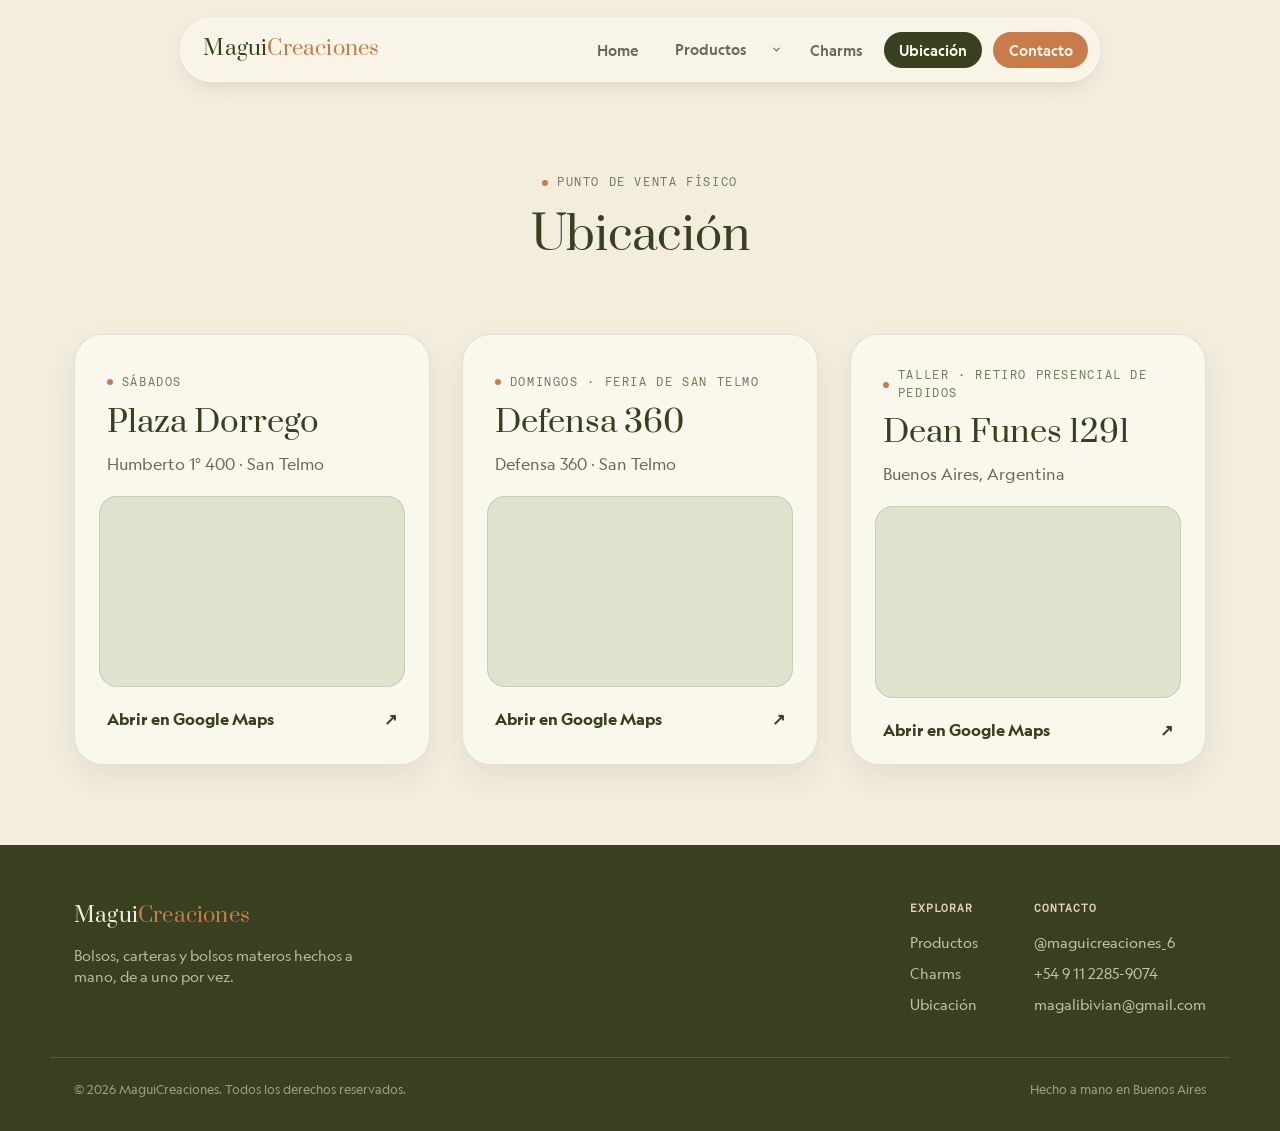
<file: ubicacion.html>
<!DOCTYPE html>
<html lang="es">
    <head>
        <meta charset="UTF-8">
        <meta name="viewport" content="width=device-width, initial-scale=1">
        <meta name="color-scheme" content="light only">
        <meta name="supported-color-schemes" content="light">
        <meta name="theme-color" content="#F2EDDD">
        <title>Ubicación — MaguiCreaciones</title>
                <link rel="icon" href="favicon.ico" sizes="any">
        <link rel="icon" type="image/png" sizes="32x32" href="logo/favicon-32.png">
        <link rel="icon" type="image/png" sizes="16x16" href="logo/favicon-16.png">
        <link rel="apple-touch-icon" href="logo/apple-touch-icon.png">
        <link rel="stylesheet" href="css/style.css">
        <link rel="preconnect" href="https://fonts.googleapis.com">
        <link rel="preconnect" href="https://fonts.gstatic.com" crossorigin>
        <link href="https://fonts.googleapis.com/css2?family=Prata&display=swap" rel="stylesheet">
    </head>
    <body>
        <header>
            <nav id="mainNav">
                <div class="nav-container">
                    <a href="index.html" class="logo">Magui<em>Creaciones</em></a>
                    <button class="menu-btn" id="menuBtn" aria-label="Abrir menú" aria-expanded="false">
                        <span></span><span></span><span></span>
                    </button>
                    <ul class="nav-links" id="navLinks">
                        <li><a href="index.html">Home</a></li>
                        <li class="nav-item has-dropdown">
                            <a href="all_products.html">Productos</a>
                            <button class="dropdown-toggle" aria-expanded="false" aria-label="Mostrar categorías de productos">
                                <svg viewBox="0 0 24 24" fill="none" stroke="currentColor" stroke-width="2.4" stroke-linecap="round" stroke-linejoin="round"><path d="M6 9l6 6 6-6"/></svg>
                            </button>
                            <div class="mega-dropdown">
                                <div class="mega-cat">
                                    <button class="mega-cat__toggle" aria-expanded="false">
                                        Para Amantes del Mate
                                        <svg viewBox="0 0 24 24" fill="none" stroke="currentColor" stroke-width="2.4" stroke-linecap="round" stroke-linejoin="round"><path d="M9 6l6 6-6 6"/></svg>
                                    </button>
                                    <div class="mega-subcat">
                                        <a href="all_products.html#set-matero">Set Matero</a>
                                        <a href="all_products.html#matero-yerbera-portamate">Bolso Matero, Yerbera y Portamate</a>
                                    </div>
                                </div>
                                <a class="mega-cat__link" href="all_products.html#bolsos-mochilas-bandoleras">Bolsos, Mochilas y Bandoleras</a>
                                <a class="mega-cat__link" href="all_products.html#cuidado-rostro">Cuidado del Rostro</a>
                            </div>
                        </li>
                        <li><a href="charms.html">Charms</a></li>
                        <li><a href="ubicacion.html">Ubicación</a></li>
                        <li><a href="contact.html" class="nav-cta">Contacto</a></li>
                    </ul>
                </div>
            </nav>
        </header>
        <div class="nav-backdrop" id="navBackdrop" aria-hidden="true"></div>

        <main>
            <section class="page-intro">
                <div class="container">
                    <span class="eyebrow">Punto de Venta Físico</span>
                    <h1>Ubicación</h1>
                </div>
            </section>

            <section class="section location-section">
                <div class="container">
                    <div class="location-grid">
                        <article class="location-card">
                            <div class="location-card__info">
                                <span class="eyebrow">Sábados</span>
                                <h2>Plaza Dorrego</h2>
                                <p>Humberto 1° 400 · San Telmo</p>
                            </div>
                            <div class="location-card__map">
                                <iframe title="Mapa de Plaza Dorrego, Humberto 1° 400" src="https://www.google.com/maps?q=-34.620438,-58.371770&amp;z=16&amp;output=embed" loading="lazy" referrerpolicy="no-referrer-when-downgrade" allowfullscreen></iframe>
                            </div>
                            <a class="location-card__link" href="https://www.google.com/maps/search/?api=1&amp;query=Humberto+1%C2%B0+400%2C+San+Telmo%2C+Buenos+Aires" target="_blank" rel="noopener noreferrer">Abrir en Google Maps <span aria-hidden="true">↗</span></a>
                        </article>

                        <article class="location-card">
                            <div class="location-card__info">
                                <span class="eyebrow">Domingos · Feria de San Telmo</span>
                                <h2>Defensa 360</h2>
                                <p>Defensa 360 · San Telmo</p>
                            </div>
                            <div class="location-card__map">
                                <iframe title="Mapa de Defensa 360, Feria de San Telmo" src="https://www.google.com/maps?q=Defensa+360%2C+San+Telmo%2C+Buenos+Aires%2C+Argentina&amp;z=16&amp;output=embed" loading="lazy" referrerpolicy="no-referrer-when-downgrade" allowfullscreen></iframe>
                            </div>
                            <a class="location-card__link" href="https://www.google.com/maps/search/?api=1&amp;query=Defensa+360%2C+San+Telmo%2C+Buenos+Aires" target="_blank" rel="noopener noreferrer">Abrir en Google Maps <span aria-hidden="true">↗</span></a>
                        </article>

                        <article class="location-card">
                            <div class="location-card__info">
                                <span class="eyebrow">Taller · Retiro presencial de pedidos</span>
                                <h2>Dean Funes 1291</h2>
                                <p>Buenos Aires, Argentina</p>
                            </div>
                            <div class="location-card__map">
                                <iframe title="Mapa del taller en Dean Funes 1291" src="https://www.google.com/maps?q=Dean+Funes+1291%2C+Buenos+Aires%2C+Argentina&amp;z=16&amp;output=embed" loading="lazy" referrerpolicy="no-referrer-when-downgrade" allowfullscreen></iframe>
                            </div>
                            <a class="location-card__link" href="https://www.google.com/maps/search/?api=1&amp;query=Dean+Funes+1291%2C+Buenos+Aires" target="_blank" rel="noopener noreferrer">Abrir en Google Maps <span aria-hidden="true">↗</span></a>
                        </article>
                    </div>
                </div>
            </section>
        </main>

        <footer>
            <div class="container footer-inner">
                <div class="footer-brand">
                    <a href="index.html" class="logo">Magui<em>Creaciones</em></a>
                    <p>Bolsos, carteras y bolsos materos hechos a mano, de a uno por vez.</p>
                </div>
                <div class="footer-links">
                    <div class="footer-col">
                        <h4>Explorar</h4>
                        <a href="all_products.html">Productos</a>
                        <a href="charms.html">Charms</a>
                        <a href="ubicacion.html">Ubicación</a>
                    </div>
                    <div class="footer-col">
                        <h4>Contacto</h4>
                        <a href="https://www.instagram.com/maguicreaciones_6" target="_blank" rel="noopener noreferrer">@maguicreaciones_6</a>
                        <a href="https://wa.me/5491122859074" target="_blank" rel="noopener noreferrer">+54 9 11 2285-9074</a>
                        <a href="mailto:magalibivian@gmail.com" target="_blank" rel="noopener noreferrer">magalibivian@gmail.com</a>
                    </div>
                </div>
            </div>
            <div class="container footer-bottom">
                <span>© 2026 MaguiCreaciones. Todos los derechos reservados.</span>
                <span>Hecho a mano en Buenos Aires</span>
            </div>
        </footer>

        <script src="script.js"></script>
    </body>
</html>
</file>
<file: css/style.css>
/* =========================================================
   MaguiCreaciones — Sistema de diseño
   Paleta extraída de la imagen de referencia: verdes yuyo/
   herbales, arena, y acentos pastel (arcilla de mate + rosa polvo)
   ========================================================= */

@import url('https://fonts.googleapis.com/css2?family=Prata&display=swap');

@font-face {
    font-family: 'Geograph';
    src: url('../fuentes/geograph/geographweblight.ttf');
    font-weight: 300;
    font-style: normal;
    font-display: swap;
}
@font-face {
    font-family: 'Geograph';
    src: url('../fuentes/geograph/geographweblightitalic.ttf');
    font-weight: 300;
    font-style: italic;
    font-display: swap;
}
@font-face {
    font-family: 'Geograph';
    src: url('../fuentes/geograph/geographwebregular.ttf');
    font-weight: 400;
    font-style: normal;
    font-display: swap;
}
@font-face {
    font-family: 'Geograph';
    src: url('../fuentes/geograph/geographwebmedium.ttf');
    font-weight: 500;
    font-style: normal;
    font-display: swap;
}
@font-face {
    font-family: 'Geograph';
    src: url('../fuentes/geograph/geographwebbold.ttf');
    font-weight: 700;
    font-style: normal;
    font-display: swap;
}
@font-face {
    font-family: 'Akkurat-Mono';
    src: url('../fuentes/Akkurat-Mono.otf');
    font-weight: normal;
    font-style: normal;
    font-display: swap;
}

:root {
    /* Forzar SIEMPRE modo claro: evita que iOS/Android/navegadores
       reinterpreten u oscurezcan automáticamente colores, formularios,
       scrollbars, etc. cuando el dispositivo tiene el modo oscuro activado */
    color-scheme: light only;

    /* Tipografía */
    --font-display: 'Prata', serif;
    --font-body: 'Geograph', 'Segoe UI', sans-serif;
    --font-mono: 'Akkurat-Mono', monospace;

    /* Paleta — herbal & pastel */
    --cream: #F2EDDD;          /* fondo base, arena clara */
    --cream-soft: #FAF7ED;     /* superficies, tarjetas */
    --sage: #6E7C52;           /* verde yuyo — color primario */
    --sage-dark: #38401F;      /* verde oliva profundo — texto fuerte / marca */
    --sage-pale: #DDE3CC;      /* verde salvia pálido — fondos suaves, badges */
    --clay: #C97B4A;           /* arcilla mate — acento cálido */
    --blush: #E9CFC4;          /* rosa polvo pastel — acento suave */
    --ink: #2C2A20;            /* texto principal */
    --ink-soft: #6B6858;       /* texto secundario */
    --line: rgba(44, 42, 32, 0.12);
    --shadow-color: 44, 42, 32;

    --radius-lg: 28px;
    --radius-md: 18px;
    --radius-sm: 10px;
    --container: 1180px;
}

/* Red de seguridad: si algún navegador ignora color-scheme e igual
   intenta aplicar su propio esquema oscuro, reforzamos acá los
   colores base para que NUNCA cambien. */
@media (prefers-color-scheme: dark) {
    :root {
        color-scheme: light only;
    }

    html, body {
        background-color: var(--cream) !important;
        color: var(--ink) !important;
    }
}

* {
    margin: 0;
    padding: 0;
    box-sizing: border-box;
}

html {
    scroll-behavior: smooth;
}

@media (prefers-reduced-motion: reduce) {
    html { scroll-behavior: auto; }
    *, *::before, *::after {
        animation-duration: 0.01ms !important;
        animation-iteration-count: 1 !important;
        transition-duration: 0.01ms !important;
        scroll-behavior: auto !important;
    }
}

body {
    font-family: var(--font-body);
    background-color: var(--cream);
    color: var(--ink);
    line-height: 1.5;
    -webkit-font-smoothing: antialiased;
    overflow-x: hidden;
}

img { max-width: 100%; display: block; }

a { color: inherit; text-decoration: none; }

ul { list-style: none; }

button { font-family: inherit; cursor: pointer; }

::selection { background: var(--sage-pale); color: var(--sage-dark); }

:focus-visible {
    outline: 2px solid var(--clay);
    outline-offset: 3px;
    border-radius: 4px;
}

.container {
    max-width: var(--container);
    margin: 0 auto;
    padding: 0 1.5rem;
}

.eyebrow {
    font-family: var(--font-mono);
    text-transform: uppercase;
    letter-spacing: 0.14em;
    font-size: 0.72rem;
    color: var(--sage);
    display: inline-flex;
    align-items: center;
    gap: 0.55rem;
}

.eyebrow::before {
    content: "";
    width: 6px;
    height: 6px;
    border-radius: 50%;
    background: var(--clay);
    flex-shrink: 0;
}

/* =========================================================
   NAVBAR — flotante, responsive
   ========================================================= */

body { padding-top: 5.5rem; }

body.menu-open {
    overflow: hidden;
}

header {
    position: fixed;
    top: 1.1rem;
    left: 0;
    right: 0;
    z-index: 1000;
    display: flex;
    justify-content: center;
    padding: 0 1rem;
}

nav {
    width: min(94%, 920px);
    background: rgba(250, 247, 237, 0.72);
    -webkit-backdrop-filter: blur(16px) saturate(140%);
    backdrop-filter: blur(16px) saturate(140%);
    border: 1px solid rgba(255, 255, 255, 0.6);
    border-radius: 999px;
    box-shadow: 0 8px 24px -12px rgba(var(--shadow-color), 0.25);
    padding: 0.7rem 0.7rem 0.7rem 1.4rem;
    transition: box-shadow 0.35s ease, background 0.35s ease, padding 0.35s ease;
}

nav.is-scrolled {
    box-shadow: 0 12px 30px -10px rgba(var(--shadow-color), 0.32);
    background: rgba(250, 247, 237, 0.92);
}

.nav-container {
    display: flex;
    justify-content: space-between;
    align-items: center;
    gap: 1rem;
}

.logo {
    font-family: var(--font-display);
    font-size: 1.28rem;
    color: var(--sage-dark);
    letter-spacing: 0.01em;
    white-space: nowrap;
}

.logo em { color: var(--clay); font-style: normal; }

.nav-links {
    display: flex;
    align-items: center;
    gap: 0.35rem;
}

.nav-links a {
    position: relative;
    font-family: var(--font-body);
    font-weight: 500;
    font-size: 0.92rem;
    color: var(--ink-soft);
    padding: 0.55rem 0.95rem;
    border-radius: 999px;
    transition: color 0.25s ease, background 0.25s ease;
}

.nav-links a:hover {
    color: var(--sage-dark);
    background: var(--sage-pale);
}

.nav-links a.active {
    color: var(--cream-soft);
    background: var(--sage-dark);
}

.nav-cta {
    margin-left: 0.35rem;
    background: var(--clay) !important;
    color: var(--cream-soft) !important;
}

.nav-cta:hover {
    background: var(--sage-dark) !important;
    color: var(--cream-soft) !important;
}

/* =========================================================
   MEGA-MENÚ — "Productos" con categorías desplegables
   ========================================================= */

.nav-item.has-dropdown {
    display: flex;
    align-items: center;
    gap: 0.1rem;
    position: relative;
}

.dropdown-toggle {
    display: inline-flex;
    align-items: center;
    justify-content: center;
    width: 26px;
    height: 26px;
    background: transparent;
    border: none;
    border-radius: 50%;
    color: var(--ink-soft);
    transition: background 0.2s ease, color 0.2s ease;
    flex-shrink: 0;
}

.dropdown-toggle:hover {
    background: var(--sage-pale);
    color: var(--sage-dark);
}

.dropdown-toggle svg {
    width: 11px;
    height: 11px;
    transition: transform 0.3s ease;
}

.nav-item.has-dropdown.is-open .dropdown-toggle svg {
    transform: rotate(180deg);
}

/* Panel principal (desktop) */
.mega-dropdown {
    position: absolute;
    top: calc(100% + 0.9rem);
    left: 50%;
    width: 290px;
    background: rgba(250, 247, 237, 0.97);
    -webkit-backdrop-filter: blur(16px) saturate(140%);
    backdrop-filter: blur(16px) saturate(140%);
    border: 1px solid rgba(255, 255, 255, 0.6);
    border-radius: var(--radius-md);
    box-shadow: 0 20px 40px -16px rgba(var(--shadow-color), 0.32);
    padding: 0.55rem;
    opacity: 0;
    transform: translateX(-50%) translateY(-6px);
    pointer-events: none;
    transition: opacity 0.3s ease, transform 0.3s ease;
    z-index: 1001;
}

.nav-item.has-dropdown.is-open .mega-dropdown {
    opacity: 1;
    transform: translateX(-50%) translateY(0);
    pointer-events: all;
}

.mega-cat__link,
.mega-cat__toggle {
    display: flex;
    align-items: center;
    justify-content: space-between;
    gap: 0.6rem;
    width: 100%;
    padding: 0.7rem 0.85rem;
    border: none;
    background: transparent;
    border-radius: 12px;
    font-family: var(--font-body);
    font-weight: 500;
    font-size: 0.87rem;
    text-align: left;
    color: var(--ink-soft);
    cursor: pointer;
    transition: background 0.2s ease, color 0.2s ease;
}

.mega-cat__link:hover,
.mega-cat__toggle:hover {
    background: var(--sage-pale);
    color: var(--sage-dark);
}

.mega-cat__toggle svg {
    width: 10px;
    height: 10px;
    flex-shrink: 0;
    color: var(--clay);
    transition: transform 0.28s ease;
}

.mega-cat.is-open > .mega-cat__toggle svg {
    transform: rotate(90deg);
}

/* Sub-panel anidado ("Para Amantes del Mate") */
.mega-subcat {
    max-height: 0;
    overflow: hidden;
    margin-left: 1.1rem;
    padding-left: 0.75rem;
    border-left: 2px dashed var(--line);
    transition: max-height 0.35s ease;
}

.mega-cat.is-open > .mega-subcat {
    max-height: 200px;
}

.mega-subcat a {
    display: block;
    padding: 0.55rem 0.7rem;
    font-family: var(--font-body);
    font-size: 0.8rem;
    color: var(--ink-soft);
    border-radius: 10px;
    transition: background 0.2s ease, color 0.2s ease;
}

.mega-subcat a:hover {
    background: var(--blush);
    color: var(--sage-dark);
}

@media (max-width: 860px) {
    .nav-item.has-dropdown {
        flex-wrap: wrap;
    }

    .nav-item.has-dropdown > a {
        flex: 1;
    }

    .dropdown-toggle {
        width: 38px;
        height: 38px;
    }

    .mega-dropdown {
        position: static;
        width: 100%;
        max-height: 0;
        opacity: 1;
        transform: none;
        pointer-events: all;
        background: transparent;
        -webkit-backdrop-filter: none;
        backdrop-filter: none;
        border: none;
        box-shadow: none;
        padding: 0 0 0 0.5rem;
        overflow: hidden;
        transition: max-height 0.35s ease, padding 0.35s ease;
    }

    .nav-item.has-dropdown.is-open .mega-dropdown {
        max-height: 420px;
        padding: 0.3rem 0 0.4rem 0.5rem;
        transform: none;
        left: auto;
    }

    .mega-cat__link,
    .mega-cat__toggle {
        text-align: left;
        justify-content: space-between;
    }
}

.menu-btn {
    display: none;
    background: var(--sage-dark);
    border: none;
    width: 44px;
    height: 44px;
    border-radius: 50%;
    align-items: center;
    justify-content: center;
    flex-shrink: 0;
    position: relative;
}

.nav-backdrop {
    display: none;
    position: fixed;
    inset: 0;
    background: rgba(43, 42, 32, 0.28);
    backdrop-filter: blur(2px);
    z-index: 900;
    opacity: 0;
    transition: opacity 0.3s ease;
    pointer-events: none;
}

@media (max-width: 860px) {
    .nav-backdrop { display: block; }

    .nav-backdrop.active {
        opacity: 1;
        pointer-events: all;
    }
}

.menu-btn span {
    position: absolute;
    width: 18px;
    height: 2px;
    background: var(--cream-soft);
    border-radius: 2px;
    transition: transform 0.3s ease, opacity 0.3s ease, top 0.3s ease;
}

.menu-btn span:nth-child(1) { top: 16px; }
.menu-btn span:nth-child(2) { top: 21px; }
.menu-btn span:nth-child(3) { top: 26px; }

.menu-btn[aria-expanded="true"] span:nth-child(1) {
    top: 21px;
    transform: rotate(45deg);
}
.menu-btn[aria-expanded="true"] span:nth-child(2) { opacity: 0; }
.menu-btn[aria-expanded="true"] span:nth-child(3) {
    top: 21px;
    transform: rotate(-45deg);
}

@media (max-width: 860px) {
    .menu-btn { display: flex; }

    .nav-links {
        position: absolute;
        top: calc(100% + 0.75rem);
        left: 0;
        right: 0;
        background: rgba(250, 247, 237, 0.97);
        backdrop-filter: blur(16px);
        border: 1px solid rgba(255, 255, 255, 0.6);
        border-radius: var(--radius-md);
        box-shadow: 0 16px 32px -12px rgba(var(--shadow-color), 0.3);
        flex-direction: column;
        align-items: center;
        padding: 0.6rem;
        gap: 0.35rem;
        opacity: 0;
        transform: translateY(-8px) scale(0.98);
        pointer-events: none;
        transition: opacity 0.25s ease, transform 0.25s ease;
    }

    .nav-links.active {
        opacity: 1;
        transform: translateY(0) scale(1);
        pointer-events: all;
    }

    .nav-links a {
        text-align: center;
        padding: 0.6rem 1rem;
        font-size: 0.88rem;
    }

    .nav-links > li {
        display: flex;
        justify-content: center;
        width: 100%;
    }

    .nav-links > li > a {
        display: block;
        width: min(100%, 15rem);
    }

    .nav-links > .nav-item.has-dropdown {
        display: grid;
        grid-template-columns: minmax(0, 15rem) 38px;
        justify-content: center;
        gap: 0;
    }

    .nav-links > .nav-item.has-dropdown > a {
        flex: initial;
        width: 100%;
    }

    .nav-links > .nav-item.has-dropdown > .mega-dropdown {
        grid-column: 1 / -1;
    }

    .nav-cta { margin-left: 0; margin-top: 0.2rem; }
}

/* =========================================================
   HERO — editorial centrado + cinta de tela + puntada animada
   ========================================================= */

.hero {
    position: relative;
    padding: 0 0 4.5rem;
    overflow: hidden;
}

/* Cinta tipo "cinta de sastre" que recorre el ancho, como la
   marca tejida al interior de una prenda */
.hero-ribbon {
    background: var(--sage-dark);
    color: var(--cream);
    overflow: hidden;
    white-space: nowrap;
    padding: 0.6rem 0;
    margin-bottom: 3.4rem;
    transform: rotate(-1deg) scale(1.02);
    box-shadow: 0 6px 18px -10px rgba(var(--shadow-color), 0.4);
}

.hero-ribbon__track {
    display: inline-flex;
    align-items: center;
    gap: 2.2rem;
    animation: ribbon-scroll 26s linear infinite;
    padding-right: 2.2rem;
}

.hero-ribbon__track span {
    font-family: var(--font-mono);
    font-size: 0.72rem;
    letter-spacing: 0.14em;
    text-transform: uppercase;
    color: var(--blush);
    flex-shrink: 0;
}

.hero-ribbon__track span.dot { color: var(--sage-pale); }

@keyframes ribbon-scroll {
    from { transform: translateX(0); }
    to { transform: translateX(-50%); }
}

.hero-content {
    position: relative;
    z-index: 1;
    max-width: 760px;
    margin: 0 auto;
    text-align: center;
}

.hero-content .eyebrow {
    justify-content: center;
    margin-bottom: 1.3rem;
}

.hero-content h1 {
    font-family: var(--font-display);
    font-weight: 400;
    font-size: clamp(2.5rem, 5.4vw, 4.1rem);
    line-height: 1.14;
    color: var(--sage-dark);
    letter-spacing: -0.01em;
}

.stitch-word {
    position: relative;
    display: inline-block;
    color: var(--clay);
    font-style: italic;
}

.stitch-word svg {
    position: absolute;
    left: 2%;
    bottom: -0.18em;
    width: 96%;
    height: 0.3em;
    overflow: visible;
}

.stitch-word svg path {
    fill: none;
    stroke: var(--clay);
    stroke-width: 2.5;
    stroke-linecap: round;
    stroke-dasharray: 6 7;
    stroke-dashoffset: 220;
    animation: stitch-draw 1.4s 0.5s ease-out forwards;
}

@keyframes stitch-draw {
    to { stroke-dashoffset: 0; }
}

.hero-content p {
    margin: 1.5rem auto 0;
    max-width: 46ch;
    font-size: 1.05rem;
    color: var(--ink-soft);
}

.hero-actions {
    display: flex;
    align-items: center;
    justify-content: center;
    gap: 1.6rem;
    margin-top: 2.3rem;
    flex-wrap: wrap;
}

.btn {
    display: inline-flex;
    align-items: center;
    gap: 0.5rem;
    font-family: var(--font-body);
    font-weight: 600;
    font-size: 0.95rem;
    padding: 0.95rem 1.9rem;
    border-radius: 999px;
    border: 1px solid transparent;
    transition: transform 0.25s ease, box-shadow 0.25s ease, background 0.25s ease;
}

.btn-primary {
    background: var(--sage-dark);
    color: var(--cream-soft);
    box-shadow: 0 10px 24px -10px rgba(56, 64, 31, 0.55);
}

.btn-primary:hover {
    transform: translateY(-2px);
    box-shadow: 0 14px 28px -10px rgba(56, 64, 31, 0.6);
}

.link-underline {
    position: relative;
    font-weight: 500;
    color: var(--sage-dark);
    padding-bottom: 3px;
}

.link-underline::after {
    content: "";
    position: absolute;
    left: 0;
    bottom: 0;
    height: 1px;
    width: 100%;
    background: currentColor;
    transform: scaleX(0.35);
    transform-origin: left;
    transition: transform 0.3s ease;
}

.link-underline:hover::after { transform: scaleX(1); }

/* Muestrario de materiales — reemplaza la imagen de héroe por
   "hilachas" reales del oficio: telas y cueros que se usan */
.hero-swatches {
    margin-top: 3.6rem;
}

.swatch-strip {
    display: flex;
    justify-content: center;
    gap: clamp(1rem, 3vw, 2.4rem);
    flex-wrap: wrap;
    padding-top: 2.2rem;
    border-top: 1px solid var(--line);
}

.swatch {
    display: flex;
    flex-direction: column;
    align-items: center;
    gap: 0.65rem;
    opacity: 0;
    transform: translateY(14px);
    animation: swatch-in 0.6s ease forwards;
}

.swatch__box {
    width: 58px;
    height: 58px;
    border-radius: 14px;
    background: var(--sw, var(--sage-pale));
    box-shadow: inset 0 0 0 1px rgba(var(--shadow-color), 0.08),
                0 10px 20px -12px rgba(var(--shadow-color), 0.35);
    position: relative;
}

.swatch__box::after {
    content: "";
    position: absolute;
    inset: 6px;
    border-radius: 9px;
    background-image: radial-gradient(rgba(var(--shadow-color), 0.14) 1px, transparent 1px);
    background-size: 7px 7px;
    opacity: 0.6;
}

.swatch__label {
    font-family: var(--font-mono);
    font-size: 0.68rem;
    letter-spacing: 0.06em;
    text-transform: uppercase;
    color: var(--ink-soft);
}

@media (max-width: 640px) {
    .hero-ribbon { transform: none; }
    .swatch__box { width: 48px; height: 48px; }
}

/* =========================================================
   PRODUCT SECTION
   ========================================================= */

.section {
    padding: 5rem 0;
}

.section-alt {
    background: var(--cream-soft);
    border-top: 1px solid var(--line);
    border-bottom: 1px solid var(--line);
}

.section-head {
    display: flex;
    justify-content: space-between;
    align-items: flex-end;
    gap: 1.5rem;
    margin-bottom: 2.8rem;
    flex-wrap: wrap;
}

.section-head h2 {
    font-family: var(--font-display);
    font-weight: 400;
    font-size: clamp(1.8rem, 3vw, 2.4rem);
    color: var(--sage-dark);
    margin-top: 0.6rem;
}

.section-head p {
    max-width: 46ch;
    color: var(--ink-soft);
    margin-top: 0.6rem;
}

.category-section {
    scroll-margin-top: 7.5rem;
}

.category-section + .category-section {
    margin-top: 3.6rem;
    padding-top: 3.6rem;
    border-top: 1px solid var(--line);
}

.product-grid {
    display: grid;
    grid-template-columns: repeat(auto-fit, minmax(250px, 1fr));
    gap: 2rem;
}

.product-grid--bag-products {
    grid-template-columns: repeat(3, minmax(0, 1fr));
    gap: clamp(1rem, 2vw, 2rem);
}

/* Una cinta diagonal por sección, compartida por todas sus product-cards */
.coming-soon-section {
    position: relative;
    isolation: isolate;
    overflow: hidden;
}

.coming-soon-section::after {
    content: "COMING SOON";
    position: absolute;
    z-index: 10;
    top: 50%;
    left: -20%;
    width: 140%;
    padding: clamp(0.8rem, 2vw, 1.25rem) 0;
    transform: translateY(-50%) rotate(-14deg);
    transform-origin: center;
    background: linear-gradient(90deg,
        color-mix(in srgb, var(--clay) 0%, transparent) 0%,
        color-mix(in srgb, var(--clay) 78%, transparent) 14%,
        color-mix(in srgb, var(--clay) 88%, transparent) 50%,
        color-mix(in srgb, var(--clay) 78%, transparent) 86%,
        color-mix(in srgb, var(--clay) 0%, transparent) 100%);
    border-top: 1px solid color-mix(in srgb, var(--clay) 55%, white);
    border-bottom: 1px solid color-mix(in srgb, var(--clay) 55%, white);
    color: var(--cream-soft);
    font-family: var(--font-mono);
    font-size: clamp(0.8rem, 1.5vw, 1rem);
    font-weight: 700;
    letter-spacing: 0.24em;
    line-height: 1.2;
    text-align: center;
    text-shadow: 0 1px 2px color-mix(in srgb, var(--clay) 70%, black);
    box-shadow: 0 5px 18px color-mix(in srgb, var(--clay) 24%, transparent);
    pointer-events: none;
}

.product-card {
    display: block;
    background: var(--cream-soft);
    border: 1px solid var(--line);
    border-radius: var(--radius-md);
    overflow: hidden;
    transition: transform 0.35s ease, box-shadow 0.35s ease;
    opacity: 0;
    transform: translateY(24px);
}

.product-card--select {
    color: inherit;
    text-decoration: none;
    cursor: pointer;
}

.product-card--select:focus-visible {
    outline: 3px solid var(--clay);
    outline-offset: 4px;
}

.product-card.is-visible {
    opacity: 1;
    transform: translateY(0);
}

.product-card:hover {
    transform: translateY(-8px);
    box-shadow: 0 22px 40px -18px rgba(var(--shadow-color), 0.32);
}

.product-card__media {
    position: relative;
    aspect-ratio: 4 / 5;
    background: var(--product-tint, var(--sage-pale));
    overflow: hidden;
}

.product-card__photo {
    position: absolute;
    inset: 0;
    width: 100%;
    height: 100%;
    padding: clamp(0.7rem, 3vw, 1.4rem);
    object-fit: contain;
    object-position: center;
    transition: transform 0.35s ease;
}

.product-card--select:hover .product-card__photo {
    transform: scale(1.035);
}

.product-card__media--photo::after {
    display: none;
}

.product-card__media::before {
    content: "";
    position: absolute;
    inset: 0;
    background-image: radial-gradient(rgba(44,42,32,0.06) 1.5px, transparent 1.5px);
    background-size: 14px 14px;
}

.product-card__media::after {
    content: attr(data-label);
    position: absolute;
    inset: 0;
    display: flex;
    align-items: center;
    justify-content: center;
    text-align: center;
    padding: 1.5rem;
    font-family: var(--font-mono);
    font-size: 0.68rem;
    text-transform: uppercase;
    letter-spacing: 0.06em;
    color: var(--sage-dark);
    opacity: 0.65;
}

.product-card__body {
    padding: 1.3rem 1.3rem 1.5rem;
}

.product-card__cat {
    font-family: var(--font-mono);
    font-size: 0.65rem;
    letter-spacing: 0.08em;
    text-transform: uppercase;
    color: var(--sage);
}

.product-card__body h3 {
    font-family: var(--font-display);
    font-weight: 400;
    font-size: 1.15rem;
    color: var(--ink);
    margin: 0.4rem 0 0.6rem;
}

.product-card__body p {
    font-size: 0.88rem;
    color: var(--ink-soft);
    margin-bottom: 0.9rem;
}

.product-card__link {
    display: inline-flex;
    align-items: center;
    gap: 0.4rem;
    font-size: 0.85rem;
    font-weight: 600;
    color: var(--sage-dark);
}

.product-card__link svg {
    width: 14px;
    height: 14px;
    transition: transform 0.25s ease;
}

.product-card:hover .product-card__link svg {
    transform: translateX(4px);
}

/* ---------------------------------------------------------
   Product-cards (Piezas destacadas en home + catálogo en
   all_products.html) — tarjetas más chicas SOLO en mobile.
   No afecta la vista de PC.
   --------------------------------------------------------- */
@media (max-width: 640px) {
    .product-grid {
        grid-template-columns: repeat(2, 1fr);
        gap: 0.85rem;
    }

    .product-grid--bag-products {
        grid-template-columns: repeat(2, minmax(0, 1fr));
        gap: 0.85rem;
        overflow: visible;
        padding: 0;
    }

    .product-card {
        border-radius: var(--radius-sm);
    }

    .product-card__media::after {
        font-size: 0.55rem;
        padding: 0.8rem;
    }

    .product-card__body {
        padding: 0.75rem 0.75rem 0.9rem;
    }

    .product-card__cat {
        font-size: 0.56rem;
        letter-spacing: 0.05em;
    }

    .product-card__body h3 {
        font-size: 0.9rem;
        margin: 0.3rem 0 0.35rem;
    }

    .product-card__body p {
        font-size: 0.74rem;
        margin-bottom: 0.6rem;
        display: -webkit-box;
        -webkit-line-clamp: 2;
        line-clamp: 2;
        -webkit-box-orient: vertical;
        overflow: hidden;
    }

    .product-card__link {
        font-size: 0.74rem;
    }

    .product-card__link svg {
        width: 12px;
        height: 12px;
    }
}

/* =========================================================
   PRODUCT DETAIL — diálogo de producto y selector de color
   ========================================================= */

.product-detail {
    position: fixed;
    inset: 0;
    width: 100%;
    height: 100vh;
    height: 100dvh;
    max-width: none;
    max-height: none;
    margin: 0;
    padding: 0;
    border: 0;
    overflow: auto;
    background: var(--cream-soft);
    color: var(--ink);
}

.product-detail::backdrop {
    background: var(--cream-soft);
}

.product-detail__panel {
    position: relative;
    display: grid;
    grid-template-columns: minmax(0, 1fr) minmax(0, 1fr);
    width: 100%;
    min-height: 100vh;
    min-height: 100dvh;
    height: 100vh;
    height: 100dvh;
    overflow: hidden;
    background: var(--cream-soft);
}

.product-detail__left {
    display: grid;
    grid-template-rows: minmax(0, 1fr) auto;
    min-width: 0;
    min-height: 0;
    background: var(--cream);
}

.product-detail__close {
    position: absolute;
    z-index: 2;
    top: 1rem;
    right: 1rem;
    display: grid;
    place-items: center;
    width: 2.7rem;
    height: 2.7rem;
    border: 1px solid var(--line);
    border-radius: 50%;
    background: var(--cream-soft);
    color: var(--sage-dark);
    font: 300 1.8rem/1 var(--font-body);
    cursor: pointer;
    transition: transform 0.2s ease, background 0.2s ease;
}

.product-detail__close:hover {
    transform: rotate(90deg);
    background: var(--cream);
}

.product-detail__visual {
    --variant-color: var(--clay);
    --variant-secondary: #A85E36;
    position: relative;
    display: grid;
    place-items: center;
    min-height: 0;
    height: 100%;
    overflow: hidden;
    background:
        radial-gradient(ellipse at 50% 48%, rgba(255, 255, 255, 0.75), transparent 52%),
        linear-gradient(145deg, #E8E0CA, #D7D0BB);
}

.product-detail__visual[data-color="verde-herbal"] {
    --variant-color: var(--ink-soft);
    --variant-secondary: var(--sage-dark);
}

.product-detail__visual[data-color="rosa"] {
    --variant-color: var(--blush);
    --variant-secondary: #B77E88;
}

.product-detail__visual[data-color="marino"] {
    --variant-color: #243B5A;
    --variant-secondary: #14263D;
}

.product-detail__visual[data-color="cielo-tierra"] {
    --variant-color: #77C7D1;
    --variant-secondary: #875C43;
}

.product-detail__image {
    display: none;
    position: relative;
    z-index: 1;
    width: auto;
    height: auto;
    max-width: 72%;
    max-height: 72%;
    border: 5px solid rgba(250, 247, 237, 0.94);
    border-radius: var(--radius-md);
    background: var(--cream-soft);
    object-fit: contain;
    object-position: center;
    box-shadow:
        0 24px 48px rgba(44, 42, 32, 0.2),
        0 4px 14px rgba(44, 42, 32, 0.12);
}

.product-detail__visual.has-photo .product-detail__image {
    display: block;
    transform: translateY(-1rem);
}

.product-detail__visual.has-photo .bag-illustration,
.product-detail__visual.has-photo .product-detail__visual-note {
    display: none;
}

.product-detail__visual.has-photo {
    position: relative;
    isolation: isolate;
    background:
        radial-gradient(ellipse at 50% 46%, rgba(250, 247, 237, 0.94) 0%, rgba(250, 247, 237, 0) 54%),
        radial-gradient(circle at 12% 18%, color-mix(in srgb, var(--clay) 12%, transparent) 0%, transparent 24%),
        linear-gradient(145deg, #F1EBDC 0%, #E7DFCE 52%, #DDD4C0 100%);
}

.product-detail__visual.has-photo::before {
    content: "";
    position: absolute;
    z-index: 0;
    width: min(72%, 34rem);
    aspect-ratio: 1;
    border: 1px solid rgba(56, 64, 31, 0.12);
    border-radius: 50%;
    background: radial-gradient(circle, color-mix(in srgb, var(--clay) 9%, transparent), transparent 70%);
    box-shadow:
        0 0 0 16px rgba(56, 64, 31, 0.025),
        0 0 0 34px rgba(56, 64, 31, 0.018);
    pointer-events: none;
}

.product-detail__visual.has-photo::after {
    content: "MAGUI CREACIONES";
    position: absolute;
    z-index: 2;
    bottom: 1.25rem;
    left: 50%;
    padding: 0.55rem 0.9rem;
    transform: translateX(-50%);
    border: 1px solid rgba(56, 64, 31, 0.1);
    border-radius: 999px;
    background: rgba(250, 247, 237, 0.84);
    color: var(--sage-dark);
    font: 0.62rem var(--font-mono);
    letter-spacing: 0.16em;
    white-space: nowrap;
    box-shadow: 0 5px 16px rgba(44, 42, 32, 0.08);
}

.product-detail__image[hidden] {
    display: none !important;
}

.bag-illustration {
    --bag-width: clamp(220px, 29vw, 350px);
    --bag-height: clamp(260px, 34vw, 390px);
    position: relative;
    width: var(--bag-width);
    height: var(--bag-height);
    filter: drop-shadow(0 25px 20px rgba(44, 42, 32, 0.2));
    transition: width 0.3s ease, height 0.3s ease;
}

.product-detail__visual[data-model="mediano"] .bag-illustration {
    --bag-width: clamp(205px, 25vw, 305px);
    --bag-height: clamp(230px, 30vw, 340px);
}

.product-detail__visual[data-model="chico"] .bag-illustration {
    --bag-width: clamp(175px, 21vw, 260px);
    --bag-height: clamp(190px, 25vw, 285px);
}

.bag-illustration__handle {
    position: absolute;
    z-index: 0;
    top: 2%;
    left: 30%;
    width: 40%;
    height: 34%;
    border: clamp(9px, 1.3vw, 15px) solid var(--variant-secondary);
    border-bottom: 0;
    border-radius: 55% 55% 0 0;
}

.bag-illustration__body {
    position: absolute;
    z-index: 1;
    inset: 25% 0 0;
    display: grid;
    place-items: center;
    overflow: hidden;
    border: 1px solid rgba(44, 42, 32, 0.16);
    border-radius: 18px 18px 36px 36px;
    background: linear-gradient(145deg, color-mix(in srgb, var(--variant-color) 76%, white), var(--variant-color) 72%);
    box-shadow: inset 0 -16px 20px rgba(44, 42, 32, 0.08);
}

.bag-illustration__body::before {
    content: "";
    position: absolute;
    inset: 0;
    opacity: 0.46;
    pointer-events: none;
}

.product-detail__visual[data-pattern="rayas"] .bag-illustration__body::before {
    background-image: repeating-linear-gradient(135deg,
        transparent 0 14px,
        color-mix(in srgb, var(--variant-secondary) 48%, transparent) 14px 19px);
}

.product-detail__visual[data-pattern="floreado"] .bag-illustration__body::before {
    background-image:
        radial-gradient(circle at 50% 0%, color-mix(in srgb, var(--variant-secondary) 75%, white) 0 4px, transparent 4.5px),
        radial-gradient(circle at 0% 50%, color-mix(in srgb, var(--variant-secondary) 75%, white) 0 4px, transparent 4.5px),
        radial-gradient(circle at 100% 50%, color-mix(in srgb, var(--variant-secondary) 75%, white) 0 4px, transparent 4.5px),
        radial-gradient(circle at 50% 100%, color-mix(in srgb, var(--variant-secondary) 75%, white) 0 4px, transparent 4.5px),
        radial-gradient(circle at 50% 50%, var(--variant-secondary) 0 2px, transparent 2.5px);
    background-size: 38px 38px;
}

.bag-illustration__pocket {
    position: relative;
    z-index: 1;
    display: block;
    width: 58%;
    height: 30%;
    margin-top: 11%;
    border: 1px solid rgba(44, 42, 32, 0.14);
    border-radius: 10px 10px 20px 20px;
    background: linear-gradient(145deg, color-mix(in srgb, var(--variant-secondary) 78%, white), var(--variant-secondary));
    box-shadow: 0 5px 12px rgba(44, 42, 32, 0.12);
}

.product-detail__visual-note {
    position: absolute;
    bottom: 1rem;
    left: 50%;
    width: max-content;
    max-width: calc(100% - 2rem);
    padding: 0.55rem 0.8rem;
    transform: translateX(-50%);
    border: 1px solid rgba(44, 42, 32, 0.1);
    border-radius: 999px;
    background: rgba(250, 247, 237, 0.78);
    color: var(--ink-soft);
    font: 0.68rem var(--font-mono);
    letter-spacing: 0.04em;
    text-align: center;
}

.product-detail__content {
    display: flex;
    flex-direction: column;
    justify-content: center;
    max-height: 100dvh;
    overflow-y: auto;
    padding: 4rem clamp(1.5rem, 4vw, 3.25rem) 2.5rem;
}

.product-detail__heading {
    display: flex;
    align-items: flex-start;
    justify-content: space-between;
    gap: 1.25rem;
}

.product-detail__heading .eyebrow {
    display: inline-block;
    max-width: 30ch;
    color: var(--sage);
}

.product-detail__heading h2 {
    margin-top: 0.7rem;
    color: var(--sage-dark);
    font: 400 clamp(1.6rem, 2.8vw, 2.25rem)/1.12 var(--font-display);
}

.product-detail__description {
    max-width: 48ch;
    margin: 1.15rem 0 1.5rem;
    color: var(--ink-soft);
    font-size: 0.95rem;
    line-height: 1.7;
}

.product-detail__colors {
    display: grid;
    gap: 0.65rem;
}

.product-detail__label {
    margin-bottom: 0.1rem;
    color: var(--sage-dark);
    font: 0.68rem var(--font-mono);
    letter-spacing: 0.1em;
    text-transform: uppercase;
}

.product-color {
    display: flex;
    align-items: center;
    gap: 0.8rem;
    width: 100%;
    min-height: 3.1rem;
    padding: 0.6rem 0.85rem;
    border: 1px solid var(--line);
    border-radius: var(--radius-sm);
    background: transparent;
    color: var(--ink);
    font: 500 0.88rem var(--font-body);
    text-align: left;
    cursor: pointer;
    transition: border-color 0.2s ease, background 0.2s ease, transform 0.2s ease;
}

.product-color:hover {
    transform: translateX(3px);
    border-color: color-mix(in srgb, var(--clay) 60%, white);
}

.product-color.is-selected {
    border-color: var(--clay);
    background: #fffdf7;
    box-shadow: 0 0 0 1px color-mix(in srgb, var(--clay) 25%, transparent);
}

.product-color:focus-visible,
.product-detail__close:focus-visible,
.product-detail__contact:focus-visible {
    outline: 3px solid var(--clay);
    outline-offset: 3px;
}

.product-color[hidden],
.product-pattern[hidden] {
    display: none !important;
}

.product-color__swatch {
    flex: 0 0 1.35rem;
    width: 1.35rem;
    height: 1.35rem;
    border: 1px solid rgba(44, 42, 32, 0.18);
    border-radius: 50%;
}

.product-color__swatch--terracota { background: var(--clay); }
.product-color__swatch--herbal { background: var(--ink-soft); }
.product-color__swatch--rosa { background: var(--blush); }
.product-color__swatch--marino { background: #243B5A; }
.product-color__swatch--cielo-tierra { background: linear-gradient(90deg, #875C43 0 50%, #77C7D1 50% 100%); }

.product-detail__patterns {
    padding: 1.1rem clamp(1.25rem, 3vw, 2.5rem) 1.35rem;
    border-top: 1px solid var(--line);
    background: var(--cream-soft);
}

.product-pattern-list {
    display: grid;
    grid-template-columns: repeat(2, minmax(0, 1fr));
    gap: 0.75rem;
    margin-top: 0.7rem;
}

.product-pattern {
    display: flex;
    align-items: center;
    gap: 0.7rem;
    min-height: 3.1rem;
    padding: 0.5rem 0.8rem;
    border: 1px solid var(--line);
    border-radius: var(--radius-sm);
    background: transparent;
    color: var(--ink);
    font: 500 0.85rem var(--font-body);
    text-align: left;
    cursor: pointer;
    transition: border-color 0.2s ease, background 0.2s ease;
}

.product-pattern:hover {
    border-color: color-mix(in srgb, var(--clay) 60%, white);
}

.product-pattern.is-selected {
    border-color: var(--clay);
    background: #fffdf7;
    box-shadow: 0 0 0 1px color-mix(in srgb, var(--clay) 25%, transparent);
}

.product-pattern:focus-visible {
    outline: 3px solid var(--clay);
    outline-offset: 3px;
}

.product-pattern__sample {
    flex: 0 0 2.3rem;
    width: 2.3rem;
    height: 1.6rem;
    overflow: hidden;
    border: 1px solid rgba(44, 42, 32, 0.12);
    border-radius: 6px;
    background-color: var(--clay);
}

.product-pattern__sample--stripes {
    background-image: repeating-linear-gradient(135deg,
        var(--clay) 0 7px,
        color-mix(in srgb, var(--clay) 55%, white) 7px 11px);
}

.product-pattern__sample--floral {
    background-color: var(--cream);
    background-image:
        radial-gradient(circle at 50% 0%, var(--clay) 0 2.5px, transparent 3px),
        radial-gradient(circle at 0% 50%, var(--clay) 0 2.5px, transparent 3px),
        radial-gradient(circle at 100% 50%, var(--clay) 0 2.5px, transparent 3px),
        radial-gradient(circle at 50% 100%, var(--clay) 0 2.5px, transparent 3px),
        radial-gradient(circle at 50% 50%, var(--sage-dark) 0 1.5px, transparent 2px);
    background-size: 22px 22px;
}

.product-detail__contact {
    display: flex;
    align-items: center;
    justify-content: space-between;
    gap: 0.7rem;
    margin-top: 1.5rem;
    padding: 0.95rem 1.1rem;
    border-radius: 999px;
    background: var(--sage-dark);
    color: var(--cream-soft);
    font-size: 0.9rem;
    font-weight: 600;
    text-decoration: none;
    transition: transform 0.2s ease, background 0.2s ease;
}

.product-detail__contact:hover {
    transform: translateY(-2px);
    background: var(--sage);
}

.product-detail__contact svg {
    width: 17px;
    height: 17px;
}

@media (max-width: 760px) {
    .product-detail__panel {
        grid-template-columns: 1fr;
        grid-template-rows: auto auto;
        height: auto;
        min-height: 100dvh;
        overflow: visible;
    }

    .product-detail__visual {
        height: min(133vw, 100vh);
        height: min(133vw, 100dvh);
        min-height: 260px;
        max-height: 950px;
    }

    .product-detail__content {
        max-height: none;
        overflow: visible;
        padding: 2rem clamp(1.25rem, 5vw, 2.25rem) 1.75rem;
    }
}

@media (max-width: 420px) {
    .product-detail__heading {
        flex-direction: column;
    }

}

/* =========================================================
   CHARMS — dijes/colgantes, cuelgan de una argolla
   ========================================================= */

.charm-grid {
    display: grid;
    grid-template-columns: repeat(auto-fit, minmax(150px, 1fr));
    gap: 1.6rem;
}

.charm-card {
    text-align: center;
    background: var(--cream-soft);
    border: 1px solid var(--line);
    border-radius: var(--radius-md);
    padding: 2.1rem 1rem 1.4rem;
    position: relative;
    transition: transform 0.35s ease, box-shadow 0.35s ease;
    opacity: 0;
    transform: translateY(24px);
}

.charm-card.is-visible {
    opacity: 1;
    transform: translateY(0);
}

.charm-card:hover {
    transform: translateY(-6px);
    box-shadow: 0 18px 34px -18px rgba(var(--shadow-color), 0.32);
}

.charm-card:hover .charm-card__media {
    transform: rotate(-4deg);
}

.charm-card__ring {
    width: 22px;
    height: 22px;
    border-radius: 50%;
    border: 3.5px solid var(--sage-dark);
    background: transparent;
    margin: 0 auto -9px;
    position: relative;
    z-index: 2;
}

.charm-card__media {
    position: relative;
    width: 84px;
    height: 84px;
    margin: 0 auto;
    border-radius: 50%;
    background: var(--charm-tint, var(--sage-pale));
    overflow: hidden;
    box-shadow: 0 12px 22px -12px rgba(var(--shadow-color), 0.4);
    transition: transform 0.35s ease;
}

.charm-card__media::before {
    content: "";
    position: absolute;
    inset: 0;
    background-image: radial-gradient(rgba(44,42,32,0.08) 1.5px, transparent 1.5px);
    background-size: 10px 10px;
}

.charm-card__media::after {
    content: attr(data-label);
    position: absolute;
    inset: 0;
    display: flex;
    align-items: center;
    justify-content: center;
    text-align: center;
    padding: 0.6rem;
    font-family: var(--font-mono);
    font-size: 0.58rem;
    text-transform: uppercase;
    letter-spacing: 0.04em;
    color: var(--sage-dark);
    opacity: 0.6;
    line-height: 1.2;
}

.charm-card h3 {
    font-family: var(--font-display);
    font-weight: 400;
    font-size: 1rem;
    color: var(--ink);
    margin-top: 1rem;
}

.charm-card__material {
    display: block;
    font-family: var(--font-mono);
    font-size: 0.62rem;
    letter-spacing: 0.06em;
    text-transform: uppercase;
    color: var(--sage);
    margin-top: 0.3rem;
}

/* =========================================================
   FOOTER
   ========================================================= */

footer {
    background: var(--sage-dark);
    color: var(--cream);
    padding: 3.5rem 0 2rem;
    margin-top: 0;
}

.footer-inner {
    display: flex;
    justify-content: space-between;
    flex-wrap: wrap;
    gap: 2rem;
    padding-bottom: 2rem;
    border-bottom: 1px solid rgba(242, 237, 221, 0.15);
}

.footer-brand .logo { color: var(--cream); }

.footer-brand p {
    margin-top: 0.8rem;
    max-width: 32ch;
    color: rgba(242, 237, 221, 0.7);
    font-size: 0.9rem;
}

.footer-links {
    display: flex;
    gap: 3.5rem;
    flex-wrap: wrap;
}

.footer-col h4 {
    font-family: var(--font-mono);
    font-size: 0.68rem;
    text-transform: uppercase;
    letter-spacing: 0.08em;
    color: var(--blush);
    margin-bottom: 0.9rem;
}

.footer-col a {
    display: block;
    color: rgba(242, 237, 221, 0.75);
    font-size: 0.9rem;
    margin-bottom: 0.6rem;
    transition: color 0.2s ease;
}

.footer-col a:hover { color: var(--cream); }

.footer-bottom {
    display: flex;
    justify-content: space-between;
    flex-wrap: wrap;
    gap: 0.6rem;
    padding-top: 1.4rem;
    font-size: 0.78rem;
    color: rgba(242, 237, 221, 0.55);
}

/* =========================================================
   PÁGINA SIMPLE (placeholder de secciones en construcción)
   ========================================================= */

.page-intro {
    padding: 5rem 0 4rem;
    text-align: center;
}

.page-intro h1 {
    font-family: var(--font-display);
    font-weight: 400;
    font-size: clamp(2rem, 4vw, 2.8rem);
    color: var(--sage-dark);
    margin-top: 0.7rem;
}

.page-intro p {
    max-width: 50ch;
    margin: 1rem auto 0;
    color: var(--ink-soft);
}

.page-intro .eyebrow { justify-content: center; }

/* =========================================================
   CONTACTO — métodos de contacto + preguntas frecuentes
   ========================================================= */

.contact-methods {
    display: grid;
    grid-template-columns: repeat(auto-fit, minmax(220px, 1fr));
    gap: 1.5rem;
}

.contact-card {
    display: flex;
    flex-direction: column;
    align-items: flex-start;
    gap: 0.85rem;
    background: var(--cream-soft);
    border: 1px solid var(--line);
    border-radius: var(--radius-md);
    padding: 1.8rem 1.6rem;
    transition: transform 0.3s ease, box-shadow 0.3s ease, border-color 0.3s ease;
}

.contact-card:hover {
    transform: translateY(-6px);
    box-shadow: 0 18px 34px -18px rgba(var(--shadow-color), 0.32);
    border-color: transparent;
}

.contact-card__icon {
    display: flex;
    align-items: center;
    justify-content: center;
    width: 46px;
    height: 46px;
    border-radius: 50%;
    background: var(--sage-pale);
    color: var(--sage-dark);
    flex-shrink: 0;
    transition: background 0.3s ease, color 0.3s ease;
}

.contact-card:hover .contact-card__icon {
    background: var(--sage-dark);
    color: var(--cream-soft);
}

.contact-card__icon svg {
    width: 20px;
    height: 20px;
}

.contact-card h3 {
    font-family: var(--font-display);
    font-weight: 400;
    font-size: 1.05rem;
    color: var(--ink);
}

.contact-card__value {
    display: inline-block;
    font-family: var(--font-mono);
    font-size: 0.82rem;
    color: var(--clay);
    word-break: break-word;
}

.contact-card p.contact-card__blurb {
    font-size: 0.85rem;
    color: var(--ink-soft);
    margin-top: -0.4rem;
}

.faq-list {
    display: flex;
    flex-direction: column;
    gap: 0.9rem;
    max-width: 760px;
    margin: 0 auto;
}

.faq-item {
    background: var(--cream-soft);
    border: 1px solid var(--line);
    border-radius: var(--radius-md);
    padding: 0.3rem 1.4rem;
    transition: border-color 0.25s ease, box-shadow 0.25s ease;
}

.faq-item[open] {
    border-color: transparent;
    box-shadow: 0 14px 30px -18px rgba(var(--shadow-color), 0.28);
}

.faq-item summary {
    list-style: none;
    display: flex;
    align-items: center;
    justify-content: space-between;
    gap: 1rem;
    padding: 1.2rem 0;
    cursor: pointer;
    font-family: var(--font-display);
    font-weight: 400;
    font-size: 1.02rem;
    color: var(--ink);
}

.faq-item summary::-webkit-details-marker {
    display: none;
}

.faq-item__icon {
    display: flex;
    align-items: center;
    justify-content: center;
    width: 26px;
    height: 26px;
    border-radius: 50%;
    background: var(--sage-pale);
    color: var(--sage-dark);
    flex-shrink: 0;
    transition: transform 0.3s ease, background 0.3s ease, color 0.3s ease;
}

.faq-item__icon svg {
    width: 12px;
    height: 12px;
    transition: transform 0.3s ease;
}

.faq-item[open] .faq-item__icon {
    background: var(--clay);
    color: var(--cream-soft);
}

.faq-item[open] .faq-item__icon svg {
    transform: rotate(45deg);
}

.faq-item__answer {
    padding: 0 0 1.3rem;
    color: var(--ink-soft);
    font-size: 0.92rem;
    line-height: 1.6;
    max-width: 62ch;
}

/* Tarjetas de ubicación y mapas */
.location-section {
    padding-top: 0;
}

.location-grid {
    display: grid;
    grid-template-columns: repeat(3, minmax(0, 1fr));
    gap: clamp(1rem, 2.5vw, 2rem);
}

.location-card {
    overflow: hidden;
    border: 1px solid var(--line);
    border-radius: var(--radius-lg);
    background: var(--cream-soft);
    box-shadow: 0 12px 30px rgba(44, 42, 32, 0.07);
}

.location-card__info {
    padding: clamp(1.25rem, 2.5vw, 2rem) clamp(1.25rem, 2.5vw, 2rem) 0;
}

.location-card__info h2 {
    margin: 0.45rem 0;
    color: var(--sage-dark);
    font-family: var(--font-display);
    font-size: clamp(1.5rem, 2.4vw, 2rem);
    font-weight: 400;
}

.location-card__info p {
    margin: 0;
    color: var(--ink-soft);
}

.location-card__map {
    aspect-ratio: 16 / 10;
    margin: 1.25rem clamp(1rem, 2vw, 1.5rem);
    overflow: hidden;
    border: 1px solid var(--line);
    border-radius: var(--radius-md);
    background: var(--sage-pale);
}

.location-card__map iframe {
    display: block;
    width: 100%;
    height: 100%;
    border: 0;
}

.location-card__link {
    display: flex;
    justify-content: space-between;
    align-items: center;
    margin: 0 clamp(1.25rem, 2.5vw, 2rem) 1.4rem;
    color: var(--sage-dark);
    font-weight: 600;
    text-decoration: none;
}

.location-card__link:hover {
    color: var(--clay);
}

@media (max-width: 700px) {
    .location-grid {
        grid-template-columns: 1fr;
    }
}

@media (min-width: 701px) and (max-width: 1020px) {
    .location-grid {
        grid-template-columns: repeat(2, minmax(0, 1fr));
    }
}
</file>
